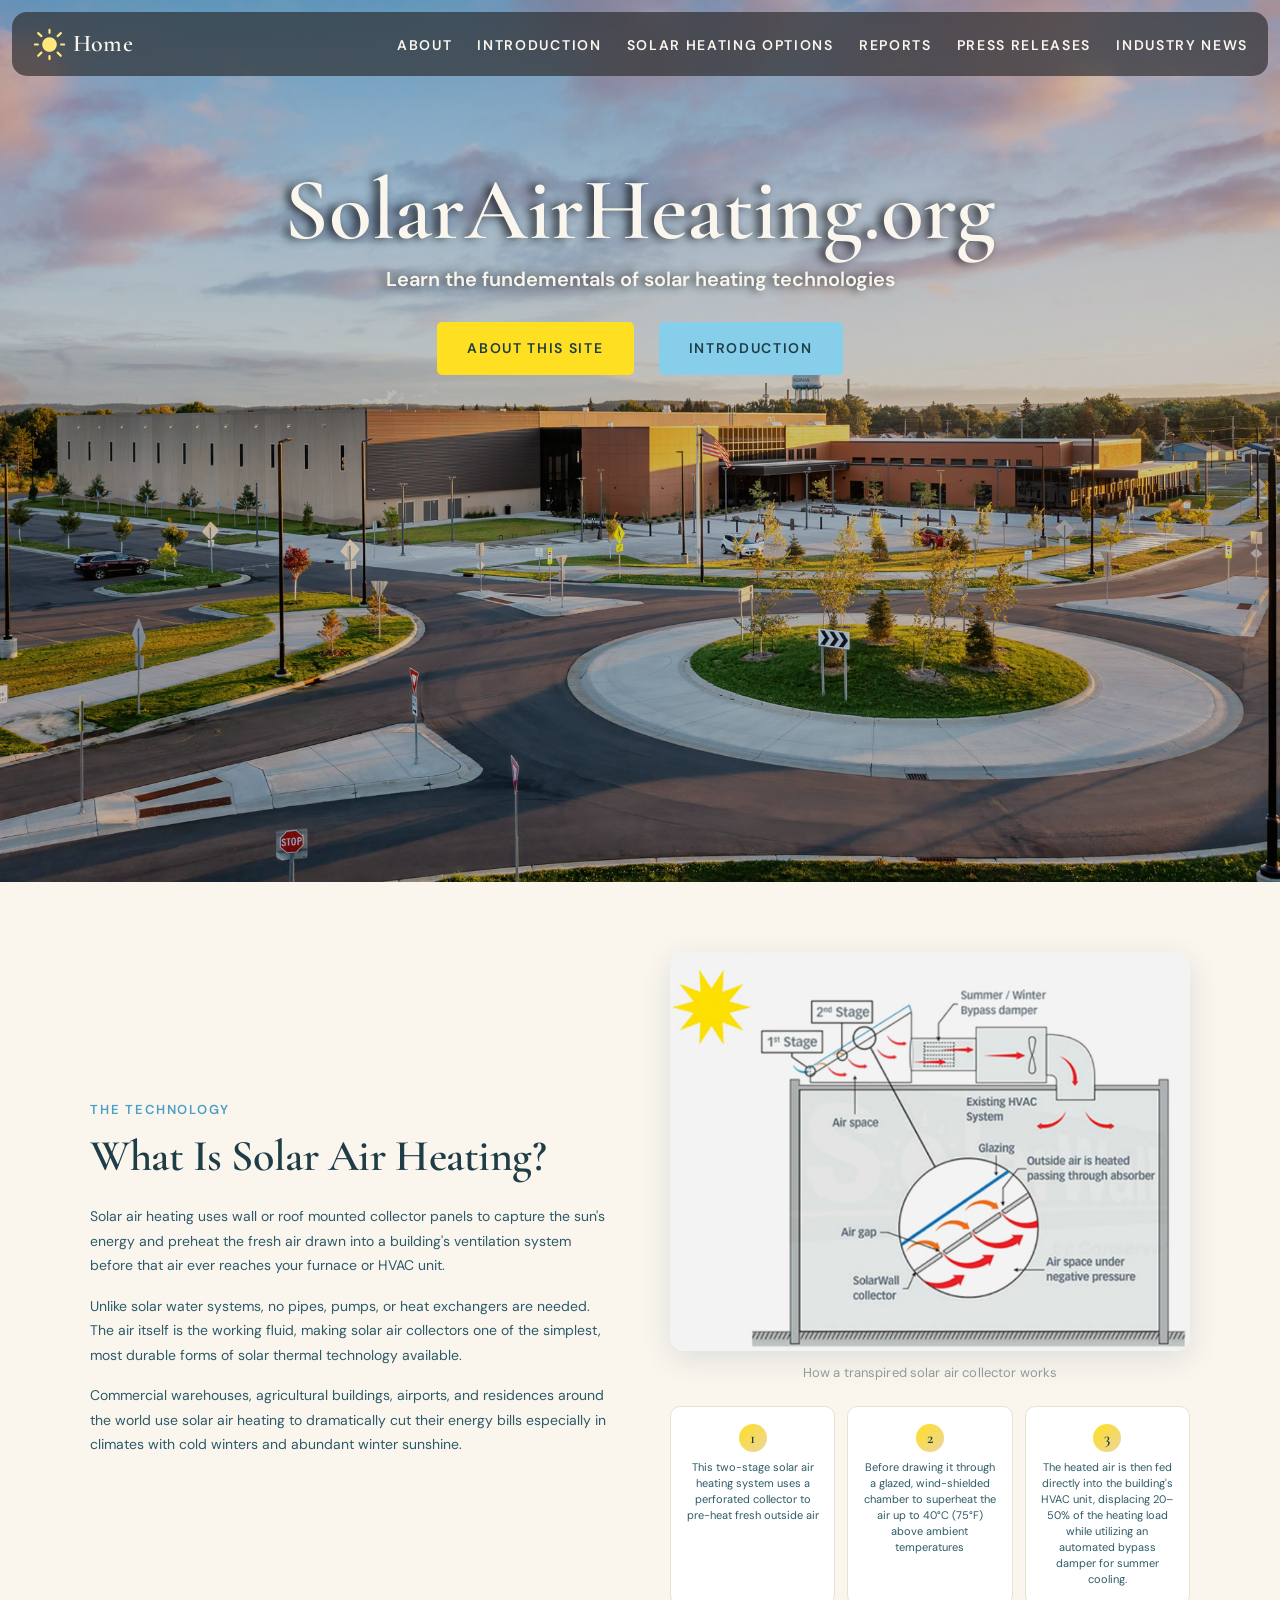
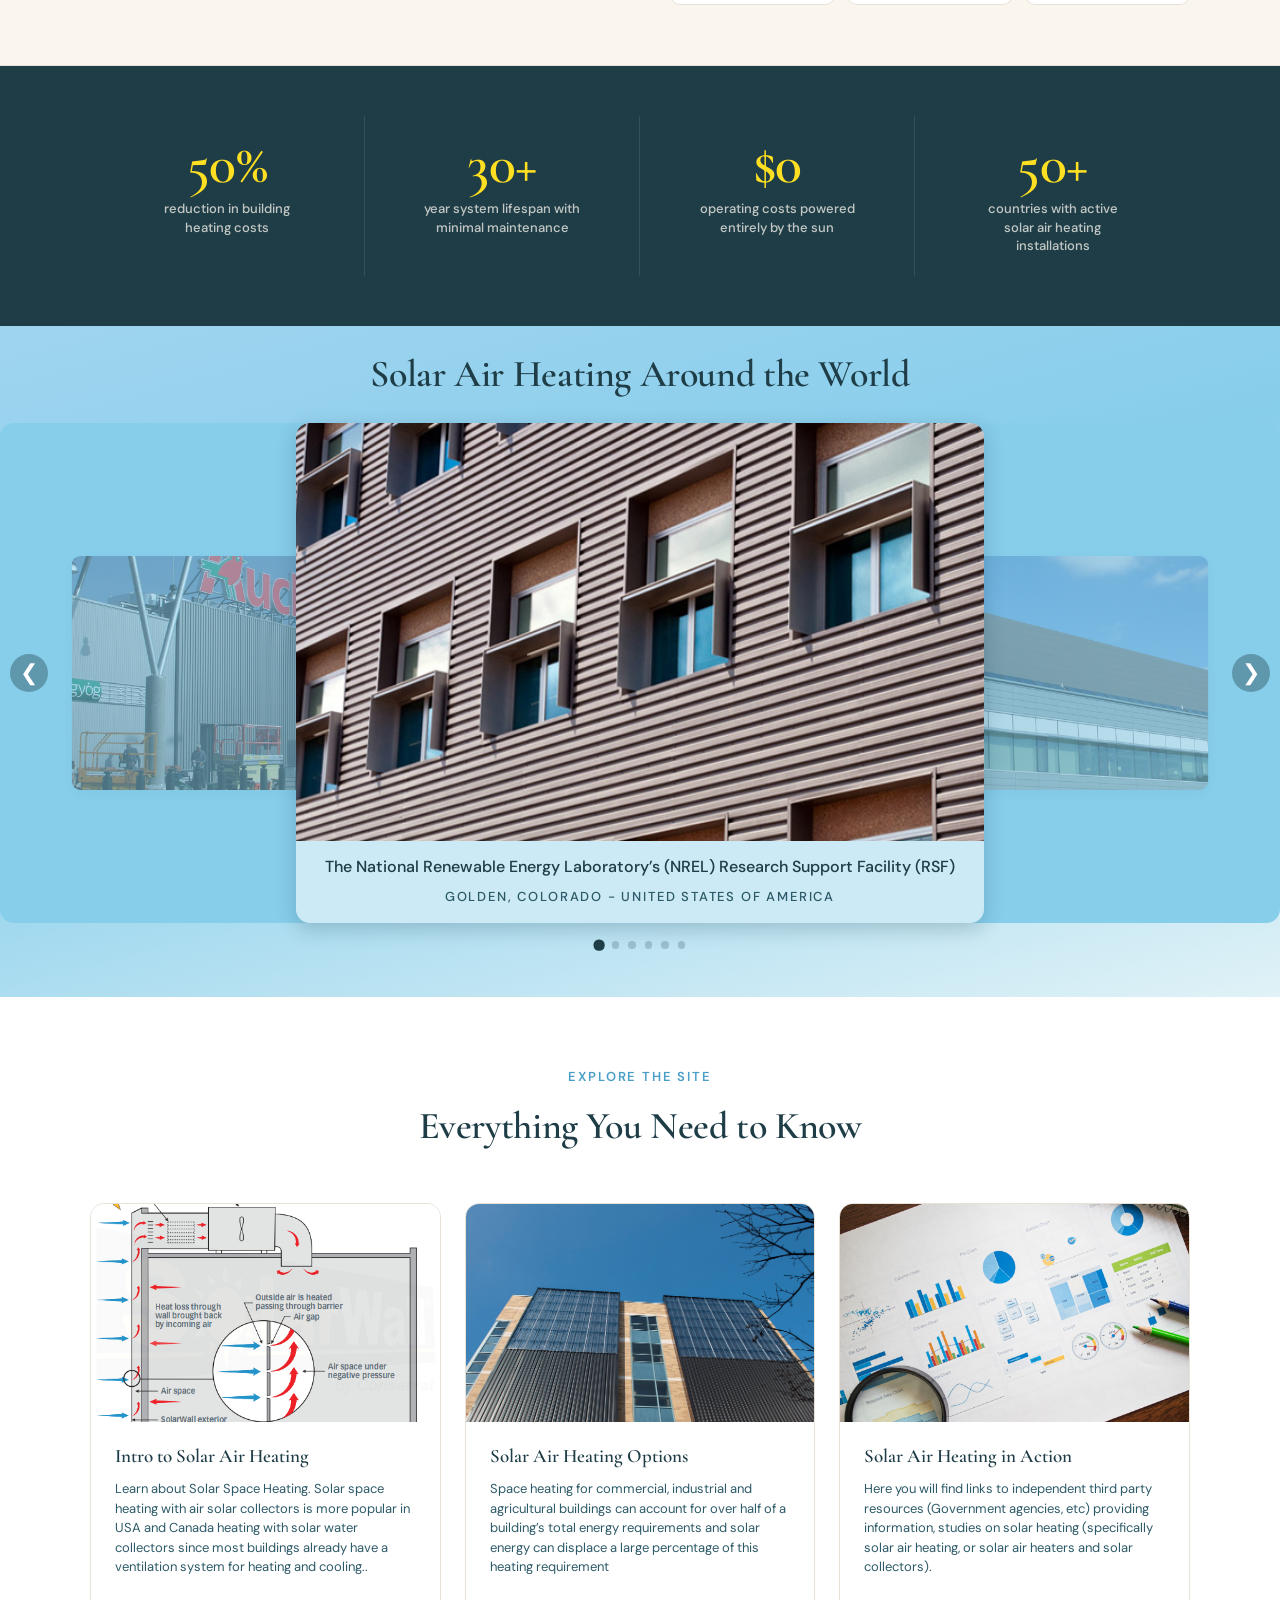
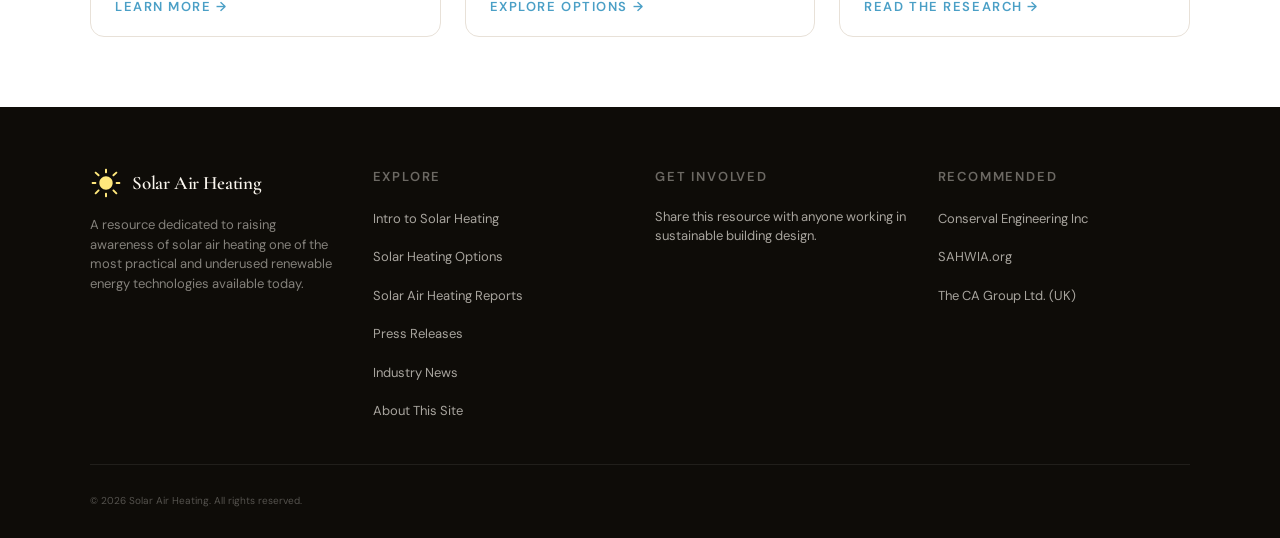
<file: index.html>
<!doctype html>
<html lang="en">
  <head>
    <meta charset="UTF-8" />
    <meta name="viewport" content="width=device-width, initial-scale=1.0" />
    <title>SolarAirHeating.org</title>
    <link rel="icon" type="image/svg" href="assets/icons/sun-svgrepo-com.svg" />
    <link rel="stylesheet" href="css/normalize.css" />
    <link rel="stylesheet" href="css/styles.css" />
    <link rel="stylesheet" href="css/home.css" />
    <link
      href="https://fonts.googleapis.com/css2?family=Cormorant+Garamond:wght@400;600&family=DM+Sans:wght@400;500;600;700&display=swap"
      rel="stylesheet"
    />
    <script src="javascript/script.js"></script>
  </head>
  <body>
    <!-- NAV -->
    <nav>
      <a href="index.html" class="nav-logo">
        <img src="assets/icons/sun-svgrepo-com.svg" alt="sun logo" />
        <span class="nav-logo-text">Home</span>
      </a>

      <button
        class="nav-toggle"
        aria-label="Toggle navigation"
        aria-expanded="false"
      >
        <span></span>
        <span></span>
        <span></span>
      </button>

      <ul class="nav-links">
        <li><a href="About.html">About</a></li>
        <li><a href="Introduction.html">Introduction</a></li>
        <li><a href="SolarHeatingOptions.html">Solar Heating Options</a></li>
        <li>
          <a href="SolarAirHeatingReports.html">Reports</a>
        </li>
        <li><a href="PressReleases.html">Press Releases</a></li>
        <li><a href="IndustryNews.html">Industry News</a></li>
      </ul>
    </nav>

    <!-- Hero -->
    <div class="hero">
      <div class="hero-image">
        <img
          src="assets/images/heroimage2.jpg"
          alt="Solar Air heating building"
        />
      </div>
      <div class="hero-words">
        <h1 class="hero-title">SolarAirHeating.org</h1>
        <p class="hero-paragraph">
          Learn the fundementals of solar heating technologies
        </p>

        <div class="hero-buttons">
          <a href="About.html" class="etp">About this site</a>
          <a href="Introduction.html" class="rtr">Introduction</a>
        </div>
      </div>
    </div>

    <!-- What Is Solar Air Heating? -->
    <section class="wis">
      <div class="wis-inner">
        <!-- LEFT: text -->
        <div class="wis-text">
          <p class="wis-eyebrow">The Technology</p>
          <h2 class="wis-heading">What Is Solar Air Heating?</h2>
          <div class="wis-body">
            <p>
              Solar air heating uses wall or roof mounted collector panels to
              capture the sun's energy and preheat the fresh air drawn into a
              building's ventilation system before that air ever reaches your
              furnace or HVAC unit.
            </p>
            <p>
              Unlike solar water systems, no pipes, pumps, or heat exchangers
              are needed. The air itself is the working fluid, making solar air
              collectors one of the simplest, most durable forms of solar
              thermal technology available.
            </p>
            <p>
              Commercial warehouses, agricultural buildings, airports, and
              residences around the world use solar air heating to dramatically
              cut their energy bills especially in climates with cold winters
              and abundant winter sunshine.
            </p>
          </div>
        </div>

        <!-- RIGHT: your image + steps -->
        <div>
          <div class="wis-image-wrap">
            <!-- REPLACE src with your image path -->
            <img
              src="assets/images/solarduct-unit-figure.jpg"
              alt="Diagram showing how solar air heating works"
            />
          </div>
          <p class="wis-image-caption">
            How a transpired solar air collector works
          </p>

          <div class="wis-steps">
            <div class="wis-step">
              <div class="wis-step-num">1</div>
              <p>
                This two-stage solar air heating system uses a perforated
                collector to pre-heat fresh outside air
              </p>
            </div>
            <div class="wis-step">
              <div class="wis-step-num">2</div>
              <p>
                Before drawing it through a glazed, wind-shielded chamber to
                superheat the air up to 40°C (75°F) above ambient temperatures
              </p>
            </div>
            <div class="wis-step">
              <div class="wis-step-num">3</div>
              <p>
                The heated air is then fed directly into the building's HVAC
                unit, displacing 20–50% of the heating load while utilizing an
                automated bypass damper for summer cooling.
              </p>
            </div>
          </div>
        </div>
      </div>
    </section>

    <!-- Stats -->
    <section class="stats">
      <div class="stats-inner">
        <div class="stats-item">
          <p class="stats-number">50%</p>
          <p class="stats-label">reduction in building heating costs</p>
        </div>

        <div class="stats-item">
          <p class="stats-number">30+</p>
          <p class="stats-label">
            year system lifespan with minimal maintenance
          </p>
        </div>

        <div class="stats-item">
          <p class="stats-number">$0</p>
          <p class="stats-label">operating costs powered entirely by the sun</p>
        </div>

        <div class="stats-item">
          <p class="stats-number">50+</p>
          <p class="stats-label">
            countries with active solar air heating installations
          </p>
        </div>
      </div>
    </section>

    <!-- Slides -->
    <div class="solar-slideshow" id="solarSlideshow" tabindex="-1">
      <h2 class="ss-title">Solar Air Heating Around the World</h2>
      <div class="ss-stage">
        <div class="ss-triptych">
          <div class="ss-flank ss-flank--left" aria-hidden="true">
            <img
              class="ss-flank-img"
              src="assets/images/slides/slider6-auchan.jpg"
              alt=""
            />
          </div>
          <div class="ss-main-column">
            <div class="ss-track">
              <div class="ss-slide is-active">
                <img
                  src="assets/images/slides/slider2-nrel.jpg"
                  alt="NREL research support facility with solar air heating"
                  loading="eager"
                />
                <div role="group" aria-label="Slide caption">
                  <p>
                    The National Renewable Energy Laboratory’s (NREL) Research
                    Support Facility (RSF)
                  </p>

                  <p>
                    <span>Golden, Colorado - United States of America</span>
                  </p>
                </div>
              </div>
              <div class="ss-slide">
                <img
                  src="assets/images/slides/slider1-canmet.jpg"
                  alt="CANMET materials technology laboratory"
                  loading="lazy"
                />
                <div role="group" aria-label="Slide caption">
                  <p>
                    CANMET - Materials Technology Laboratory (LEED<sup>®</sup>
                    Platinum)
                  </p>
                  <p>
                    <span>Hamilton, Ontario - Canada</span>
                  </p>
                </div>
              </div>
              <div class="ss-slide">
                <img
                  src="assets/images/slides/slider3-france.jpg"
                  alt="Roof-mounted solar air heater in France"
                  loading="lazy"
                />
                <div role="group" aria-label="Slide caption">
                  <p>Roof mounted solar air heater in France</p>
                  <p>
                    <span>France</span>
                  </p>
                </div>
              </div>
              <div class="ss-slide">
                <img
                  src="assets/images/slides/slider5-gtaa.jpg"
                  alt="Greater Toronto Airports Authority solar air heating"
                  loading="lazy"
                />
                <div role="group" aria-label="Slide caption">
                  <p>Greater Toronto Airport Authority,</p>
                  <p>
                    <span>Ontario - Canada</span>
                  </p>
                </div>
              </div>
              <div class="ss-slide">
                <img
                  src="assets/images/slides/slider4-JapanResidentialGlazed.jpg"
                  alt="Glazed residential solar air heating in Japan"
                  loading="lazy"
                />
                <div role="group" aria-label="Slide caption">
                  <p>Glazed residential solar air heating system</p>
                  <p>
                    <span>Japan</span>
                  </p>
                </div>
              </div>
              <div class="ss-slide">
                <img
                  src="assets/images/slides/slider6-auchan.jpg"
                  alt="Auchan retail center solar air heating in Hungary"
                  loading="lazy"
                />
                <div role="group" aria-label="Slide caption">
                  <p>Supermarket</p>
                  <p>
                    <span>MISKOLC, HUNGARY</span>
                  </p>
                </div>
              </div>
            </div>
          </div>
          <div class="ss-flank ss-flank--right" aria-hidden="true">
            <img
              class="ss-flank-img"
              src="assets/images/slides/slider1-canmet.jpg"
              alt=""
            />
          </div>
        </div>

        <button
          class="ss-arrow ss-prev"
          type="button"
          aria-label="Previous slide"
        >
          &#10094;
        </button>

        <button class="ss-arrow ss-next" type="button" aria-label="Next slide">
          &#10095;
        </button>
      </div>
    </div>
    <!-- end .solar-slideshow -->

    <!--showcase-->

    <section class="showcase">
      <div class="showcase-inner">
        <p class="showcase-eyebrow">Explore the Site</p>
        <h2 class="showcase-section-title">Everything You Need to Know</h2>

        <div class="showcase-grid">
          <a href="Introduction.html" class="showcase-card">
            <!-- REPLACE src with your own image -->
            <img
              class="showcase-card-img"
              src="assets/images/SolarWallRooftopHVAC.gif"
              alt="Solar air heating collector panels on a building wall"
            />
            <div class="showcase-card-body">
              <h3 class="showcase-card-title">Intro to Solar Air Heating</h3>
              <p class="showcase-card-text">
                Learn about Solar Space Heating. Solar space heating with air
                solar collectors is more popular in USA and Canada heating with
                solar water collectors since most buildings already have a
                ventilation system for heating and cooling..
              </p>
              <span class="showcase-card-link">Learn More &rarr;</span>
            </div>
          </a>

          <a href="SolarHeatingOptions.html" class="showcase-card">
            <!-- REPLACE src with your own image -->
            <img
              class="showcase-card-img"
              src="assets/images/homeboximage2.jpg"
              alt="Different types of solar air heating systems"
            />
            <div class="showcase-card-body">
              <h3 class="showcase-card-title">Solar Air Heating Options</h3>
              <p class="showcase-card-text">
                Space heating for commercial, industrial and agricultural
                buildings can account for over half of a building’s total energy
                requirements and solar energy can displace a large percentage of
                this heating requirement
              </p>
              <span class="showcase-card-link">Explore Options &rarr;</span>
            </div>
          </a>

          <a href="SolarAirHeatingReports.html" class="showcase-card">
            <!-- REPLACE src with your own image -->
            <img
              class="showcase-card-img"
              src="assets/images/homeboximage3.jpg"
              alt="Research reports and government studies on solar air heating"
            />
            <div class="showcase-card-body">
              <h3 class="showcase-card-title">Solar Air Heating in Action</h3>
              <p class="showcase-card-text">
                Here you will find links to independent third party resources
                (Government agencies, etc) providing information, studies on
                solar heating (specifically solar air heating, or solar air
                heaters and solar collectors).
              </p>
              <span class="showcase-card-link">Read the Research &rarr;</span>
            </div>
          </a>
        </div>
      </div>
    </section>

    <!-- footer -->

    <footer class="site-footer">
      <div class="footer-inner">
        <div class="footer-top">
          <!-- Brand -->
          <div>
            <a href="index.html" class="footer-brand-logo">
              <img
                src="assets/icons/sun-svgrepo-com.svg"
                alt="Solar Air Heating logo"
              />
              <span class="footer-brand-name">Solar Air Heating</span>
            </a>
            <p class="footer-tagline">
              A resource dedicated to raising awareness of solar air heating one
              of the most practical and underused renewable energy technologies
              available today.
            </p>
          </div>

          <!-- Site links -->
          <div>
            <p class="footer-col-heading">Explore</p>
            <ul class="footer-nav">
              <li><a href="Introduction.html">Intro to Solar Heating</a></li>
              <li>
                <a href="SolarHeatingOptions.html">Solar Heating Options</a>
              </li>
              <li>
                <a href="SolarAirHeatingReports.html"
                  >Solar Air Heating Reports</a
                >
              </li>
              <li><a href="PressReleases.html">Press Releases</a></li>
              <li><a href="IndustryNews.html">Industry News</a></li>
              <li><a href="About.html">About This Site</a></li>
            </ul>
          </div>

          <!-- Contact / Contribute -->
          <div>
            <p class="footer-col-heading">Get Involved</p>
            <p class="footer-contact" style="margin-top: 2rem">
              Share this resource with anyone working in sustainable building
              design.
            </p>
          </div>

          <!-- Recommended -->
          <div>
            <p class="footer-col-heading">Recommended</p>
            <ul class="footer-nav">
              <li>
                <a href="https://www.solarwall.com/"
                  >Conserval Engineering Inc</a
                >
              </li>
              <li><a href="https://sahwia.org/">SAHWIA.org</a></li>
              <li>
                <a
                  href="https://www.cagroup.co.uk/building-products/renewables-sustainable-solutions/transpired-solar-wall-collector-heating-system"
                  >The CA Group Ltd. (UK)</a
                >
              </li>
            </ul>
          </div>
        </div>
        <!-- /.footer-top -->

        <div class="footer-bottom">
          <p class="footer-copy">
            <!-- REPLACE year and name as needed -->
            &copy; 2026 Solar Air Heating. All rights reserved.
          </p>
        </div>
      </div>
      <!-- /.footer-inner -->
    </footer>
  </body>
</html>
</file>
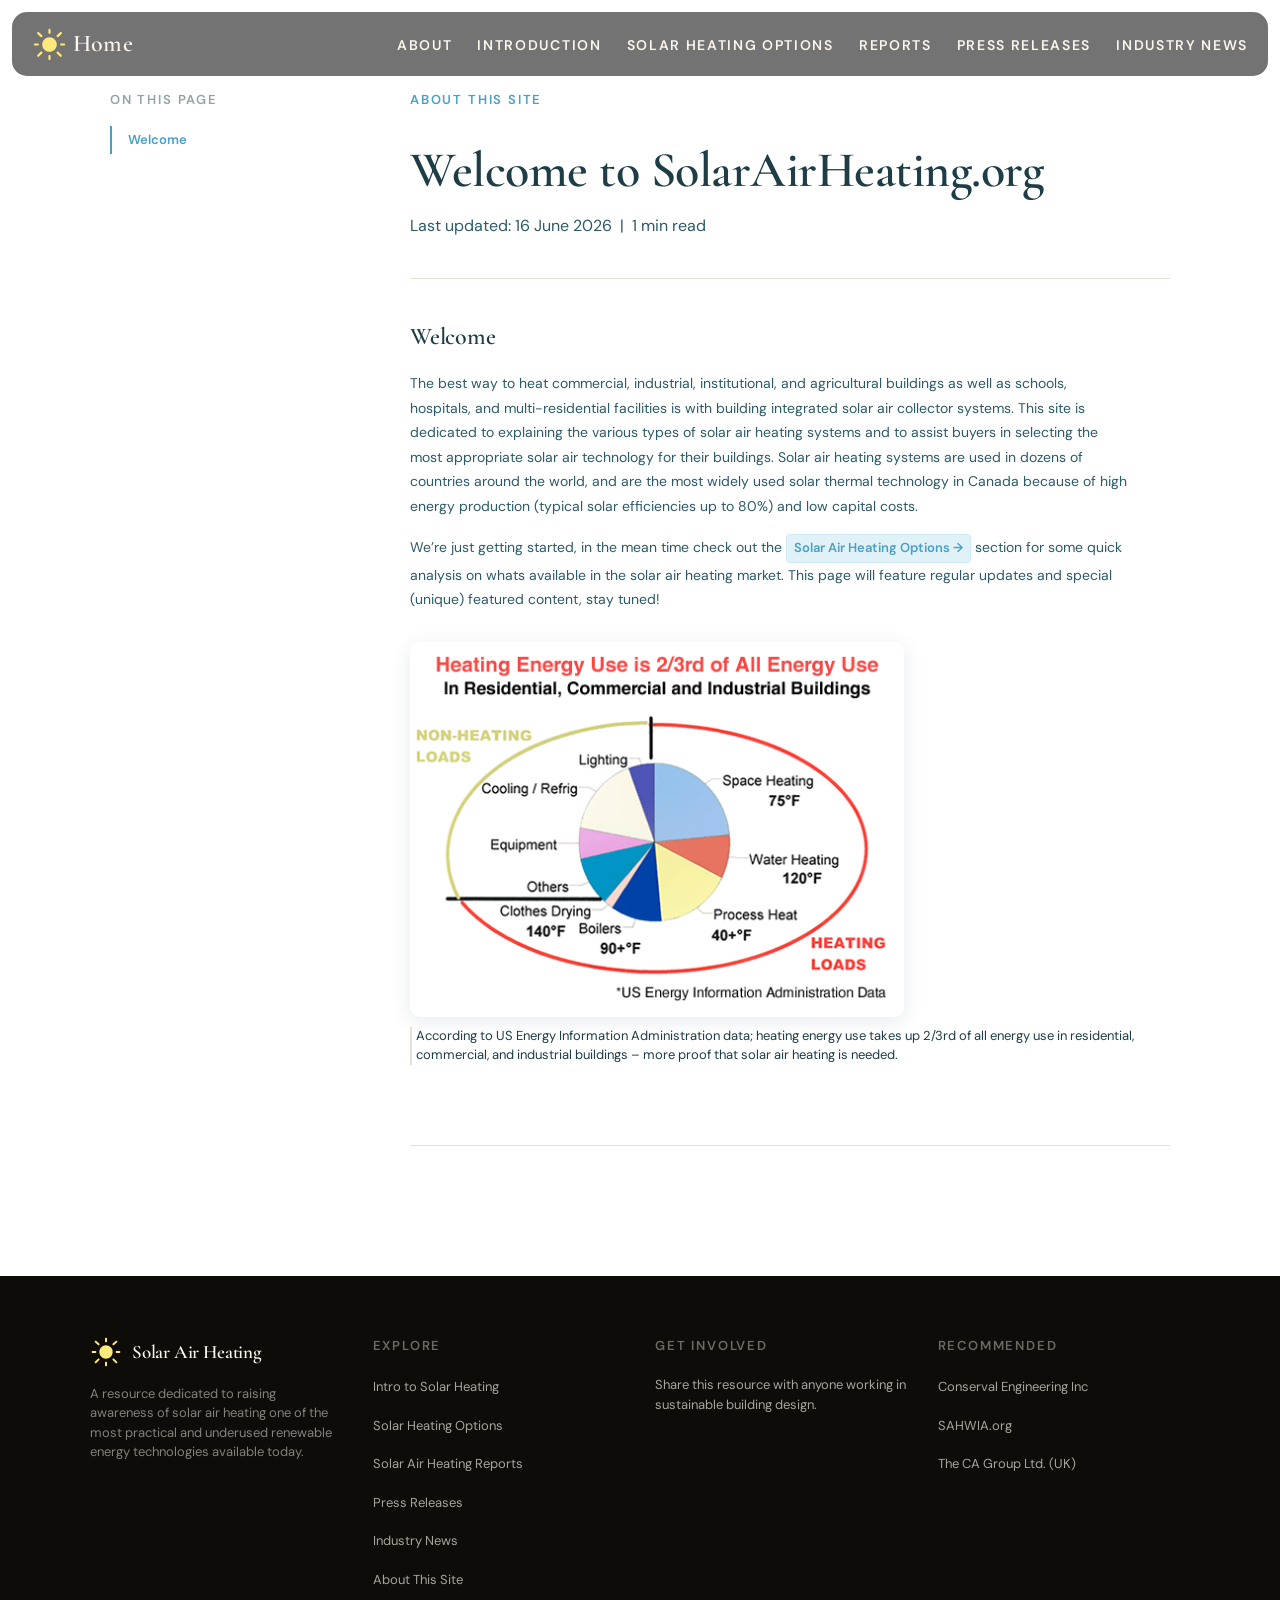
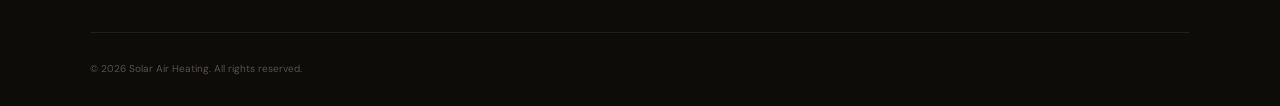
<file: About.html>
<!doctype html>
<html lang="en">
  <head>
    <meta charset="UTF-8" />
    <meta name="viewport" content="width=device-width, initial-scale=1.0" />
    <title>SolarAirHeating.org - About</title>

    <link rel="icon" type="image/svg" href="assets/icons/sun-svgrepo-com.svg" />
    <link rel="stylesheet" href="css/normalize.css" />
    <link rel="stylesheet" href="css/styles.css" />
    <link rel="stylesheet" href="css/content-page.css" />
    <link
      href="https://fonts.googleapis.com/css2?family=Cormorant+Garamond:wght@400;600&family=DM+Sans:wght@400;500;600;700&display=swap"
      rel="stylesheet"
    />
    <script src="javascript/script.js"></script>
    <script src="javascript/content-page.js" defer></script>
  </head>
  <body>
    <!-- NAV -->
    <nav>
      <a href="index.html" class="nav-logo">
        <img src="assets/icons/sun-svgrepo-com.svg" alt="sun logo" />
        <span class="nav-logo-text">Home</span>
      </a>

      <button
        class="nav-toggle"
        aria-label="Toggle navigation"
        aria-expanded="false"
      >
        <span></span>
        <span></span>
        <span></span>
      </button>

      <ul class="nav-links">
        <li><a href="About.html">About</a></li>
        <li><a href="Introduction.html">Introduction</a></li>
        <li><a href="SolarHeatingOptions.html">Solar Heating Options</a></li>
        <li>
          <a href="SolarAirHeatingReports.html">Reports</a>
        </li>
        <li><a href="PressReleases.html">Press Releases</a></li>
        <li><a href="IndustryNews.html">Industry News</a></li>
      </ul>
    </nav>

    <main>
      <div class="cp-wrap">
        <!-- ── LEFT: Table of Contents ── -->
        <aside class="cp-toc" aria-label="Page contents">
          <p class="cp-toc-label">On this page</p>
          <ul class="cp-toc-list">
            <!-- Add one <li> per .cp-section id below -->
            <li><a href="#welcome">Welcome</a></li>
          </ul>
        </aside>

        <!-- ── RIGHT: Content ── -->
        <article class="cp-content">
          <p class="cp-eyebrow">About This Site</p>
          <h1 class="cp-title">Welcome to SolarAirHeating.org</h1>
          <p class="cp-subtitle">
            Last updated: 16 June 2026 &nbsp;|&nbsp; 1 min read
          </p>
          <!-- keep in for the underline-->

          <!-- SECTION 1 -->
          <section class="cp-section" id="welcome">
            <h2>Welcome</h2>
            <p>
              The best way to heat commercial, industrial, institutional, and
              agricultural buildings as well as schools, hospitals, and
              multi-residential facilities is with building integrated solar air
              collector systems. This site is dedicated to explaining the
              various types of solar air heating systems and to assist buyers in
              selecting the most appropriate solar air technology for their
              buildings. Solar air heating systems are used in dozens of
              countries around the world, and are the most widely used solar
              thermal technology in Canada because of high energy production
              (typical solar efficiencies up to 80%) and low capital costs.
            </p>
            <p>
              We’re just getting started, in the mean time check out the
              <a href="SolarHeatingOptions.html" class="text-smaller"
                >Solar Air Heating Options →</a
              >
              section for some quick analysis on whats available in the solar
              air heating market. This page will feature regular updates and
              special (unique) featured content, stay tuned!
            </p>

            <!-- Example: full-width image with caption -->
            <figure class="cp-figure">
              <img
                src="assets/images/HeatingEnergyUseChartv2.gif"
                alt="A Graph"
              />
              <figcaption>
                According to US Energy Information Administration data; heating
                energy use takes up 2/3rd of all energy use in residential,
                commercial, and industrial buildings – more proof that solar air
                heating is needed.
              </figcaption>
            </figure>
          </section>

          <hr class="cp-divider" />
        </article>
      </div>
    </main>

    <!-- footer -->

    <footer class="site-footer">
      <div class="footer-inner">
        <div class="footer-top">
          <!-- Brand -->
          <div>
            <a href="index.html" class="footer-brand-logo">
              <img
                src="assets/icons/sun-svgrepo-com.svg"
                alt="Solar Air Heating logo"
              />
              <span class="footer-brand-name">Solar Air Heating</span>
            </a>
            <p class="footer-tagline">
              A resource dedicated to raising awareness of solar air heating one
              of the most practical and underused renewable energy technologies
              available today.
            </p>
          </div>

          <!-- Site links -->
          <div>
            <p class="footer-col-heading">Explore</p>
            <ul class="footer-nav">
              <li><a href="Introduction.html">Intro to Solar Heating</a></li>
              <li>
                <a href="SolarHeatingOptions.html">Solar Heating Options</a>
              </li>
              <li>
                <a href="SolarAirHeatingReports.html"
                  >Solar Air Heating Reports</a
                >
              </li>
              <li><a href="PressReleases.html">Press Releases</a></li>
              <li><a href="IndustryNews.html">Industry News</a></li>
              <li><a href="About.html">About This Site</a></li>
            </ul>
          </div>

          <!-- Contact / Contribute -->
          <div>
            <p class="footer-col-heading">Get Involved</p>
            <p class="footer-contact" style="margin-top: 2rem">
              Share this resource with anyone working in sustainable building
              design.
            </p>
          </div>

          <!-- Recommended -->
          <div>
            <p class="footer-col-heading">Recommended</p>
            <ul class="footer-nav">
              <li>
                <a href="https://www.solarwall.com/"
                  >Conserval Engineering Inc</a
                >
              </li>
              <li><a href="https://sahwia.org/">SAHWIA.org</a></li>
              <li>
                <a
                  href="https://www.cagroup.co.uk/building-products/renewables-sustainable-solutions/transpired-solar-wall-collector-heating-system"
                  >The CA Group Ltd. (UK)</a
                >
              </li>
            </ul>
          </div>
        </div>
        <!-- /.footer-top -->

        <div class="footer-bottom">
          <p class="footer-copy">
            <!-- REPLACE year and name as needed -->
            &copy; 2026 Solar Air Heating. All rights reserved.
          </p>
        </div>
      </div>
      <!-- /.footer-inner -->
    </footer>
  </body>
</html>
</file>
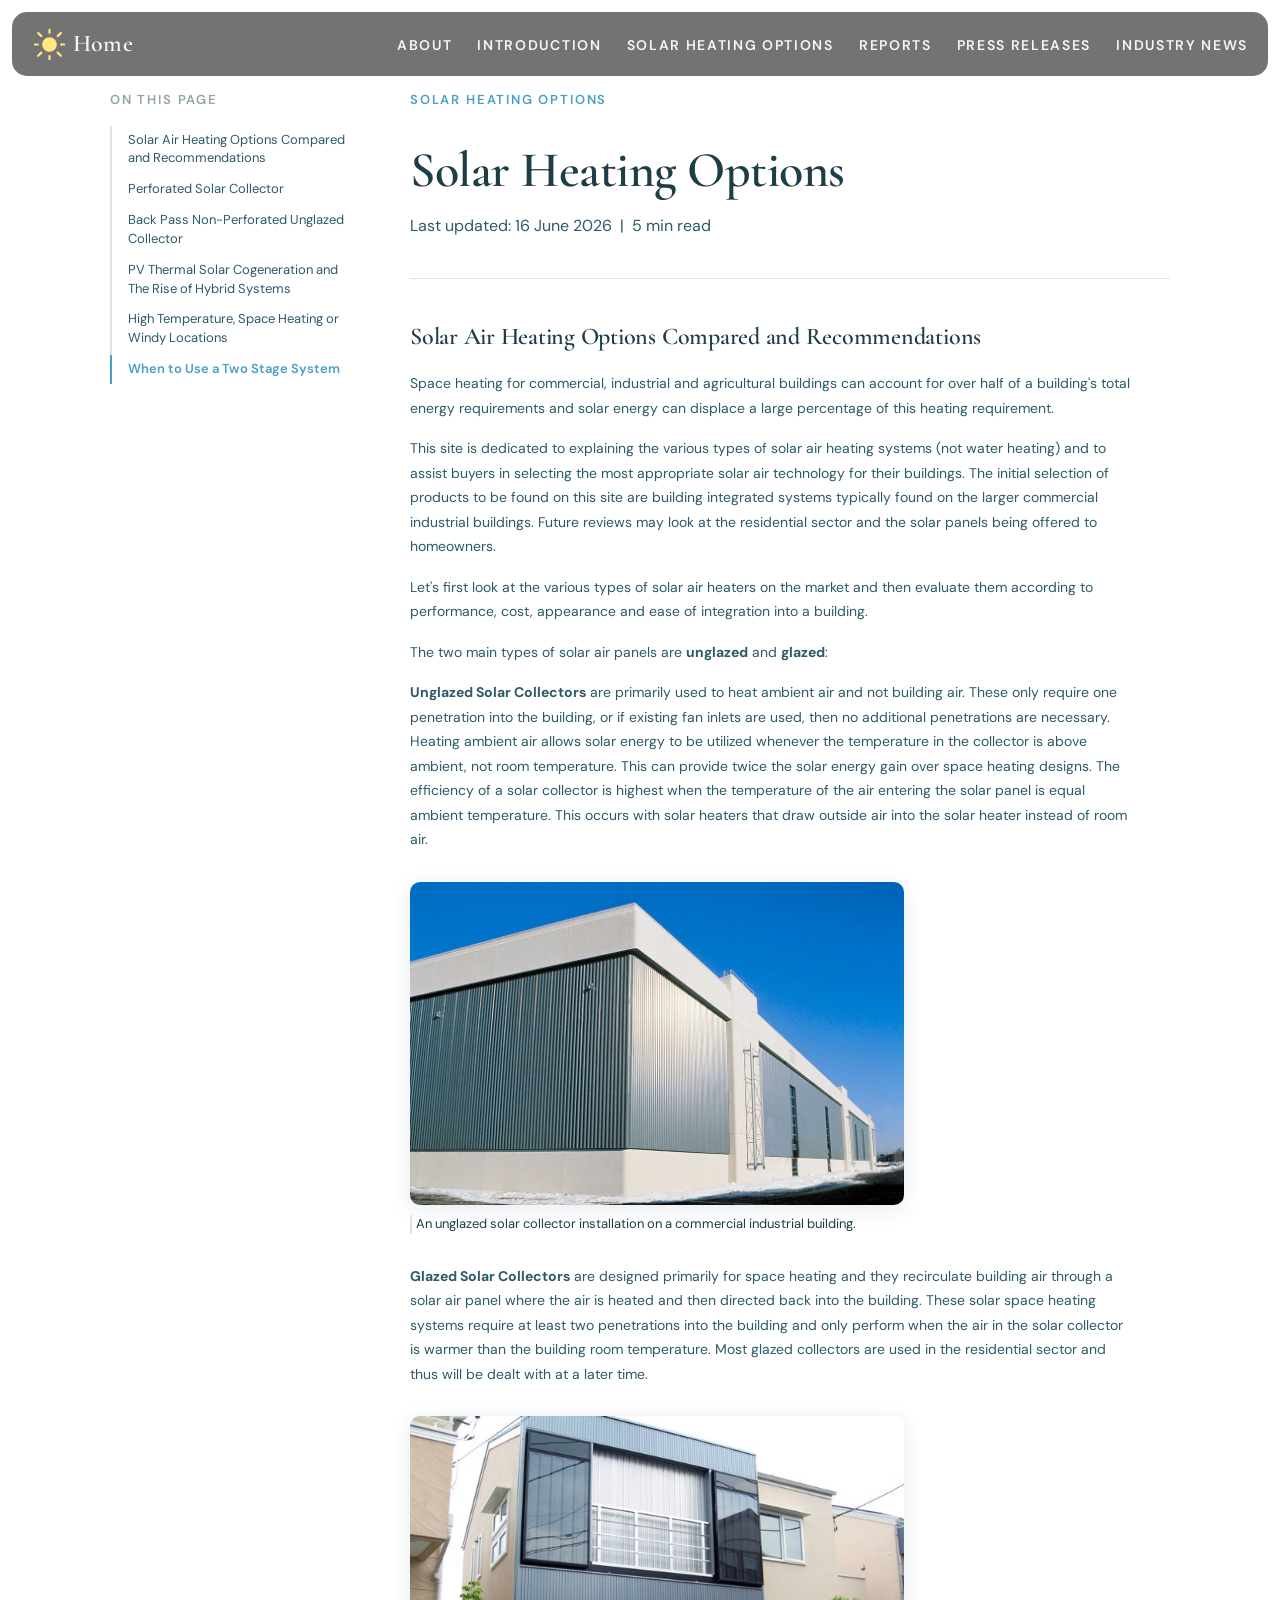
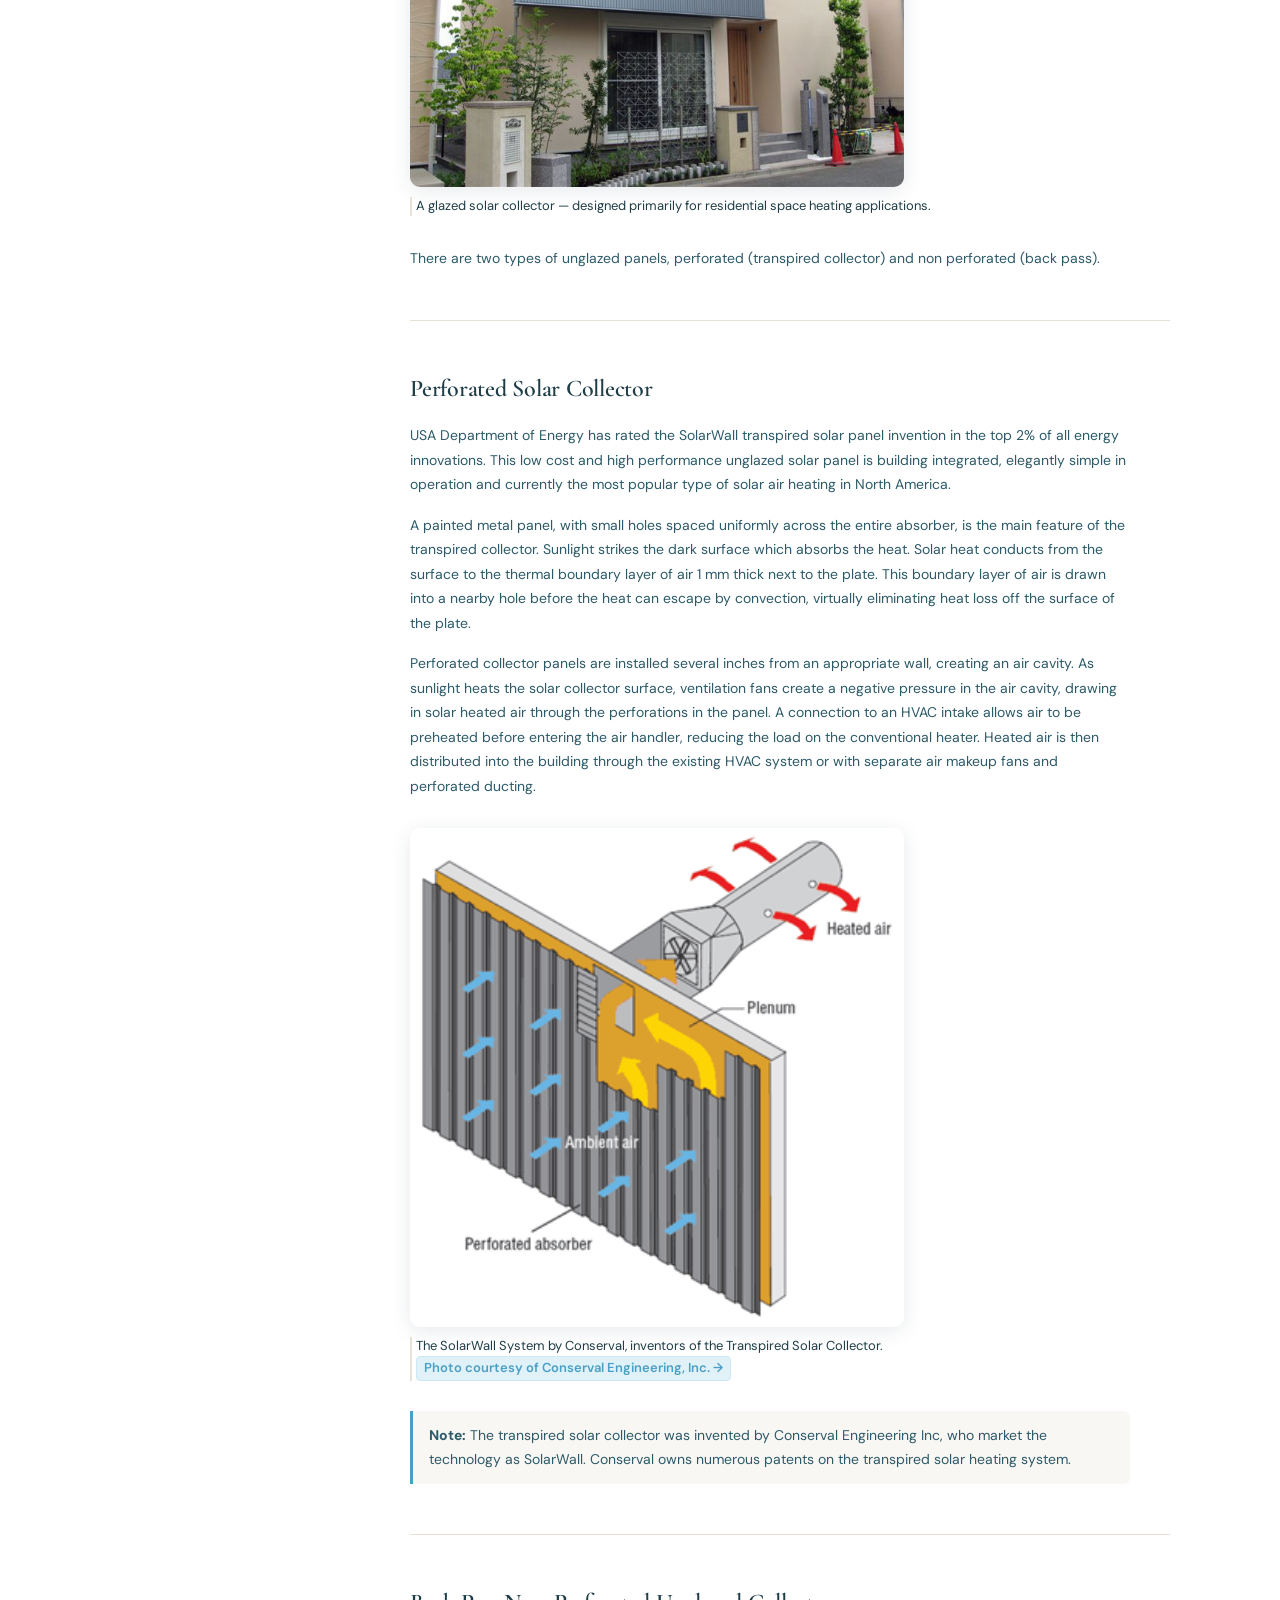
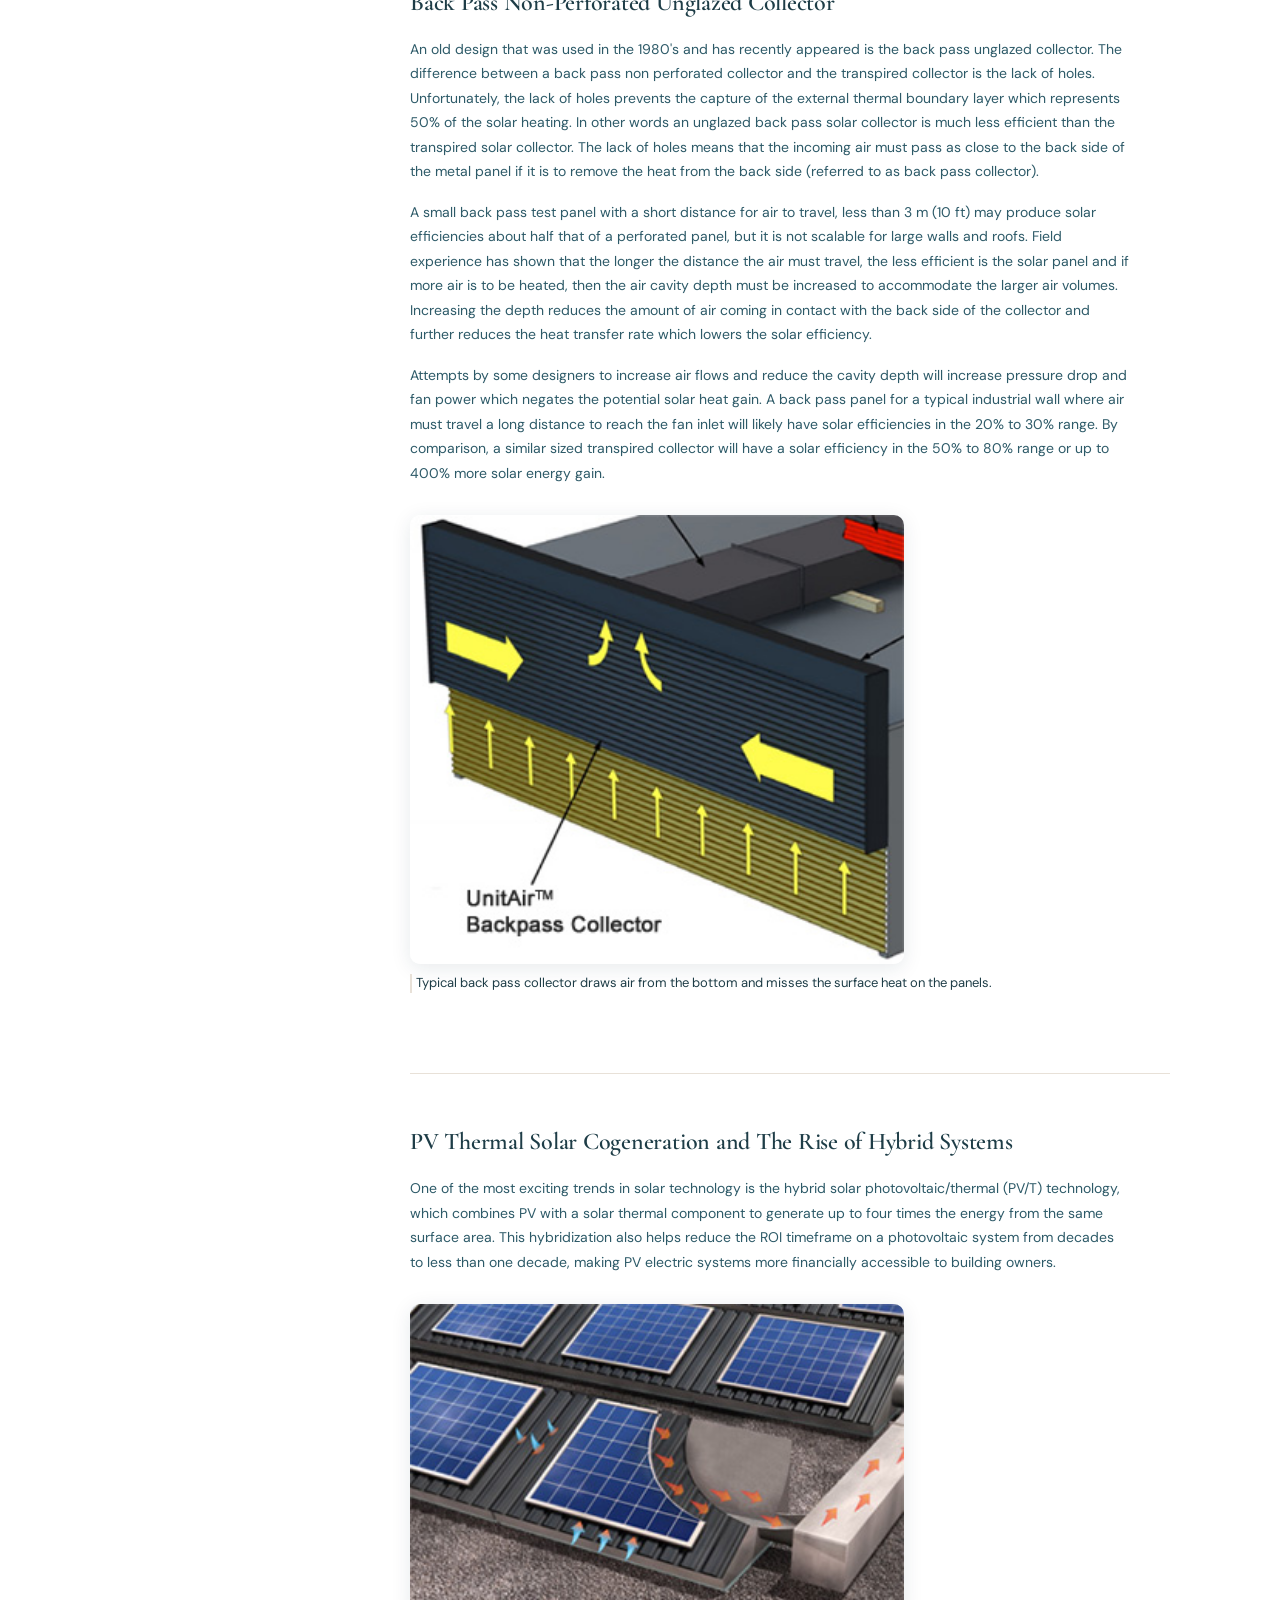
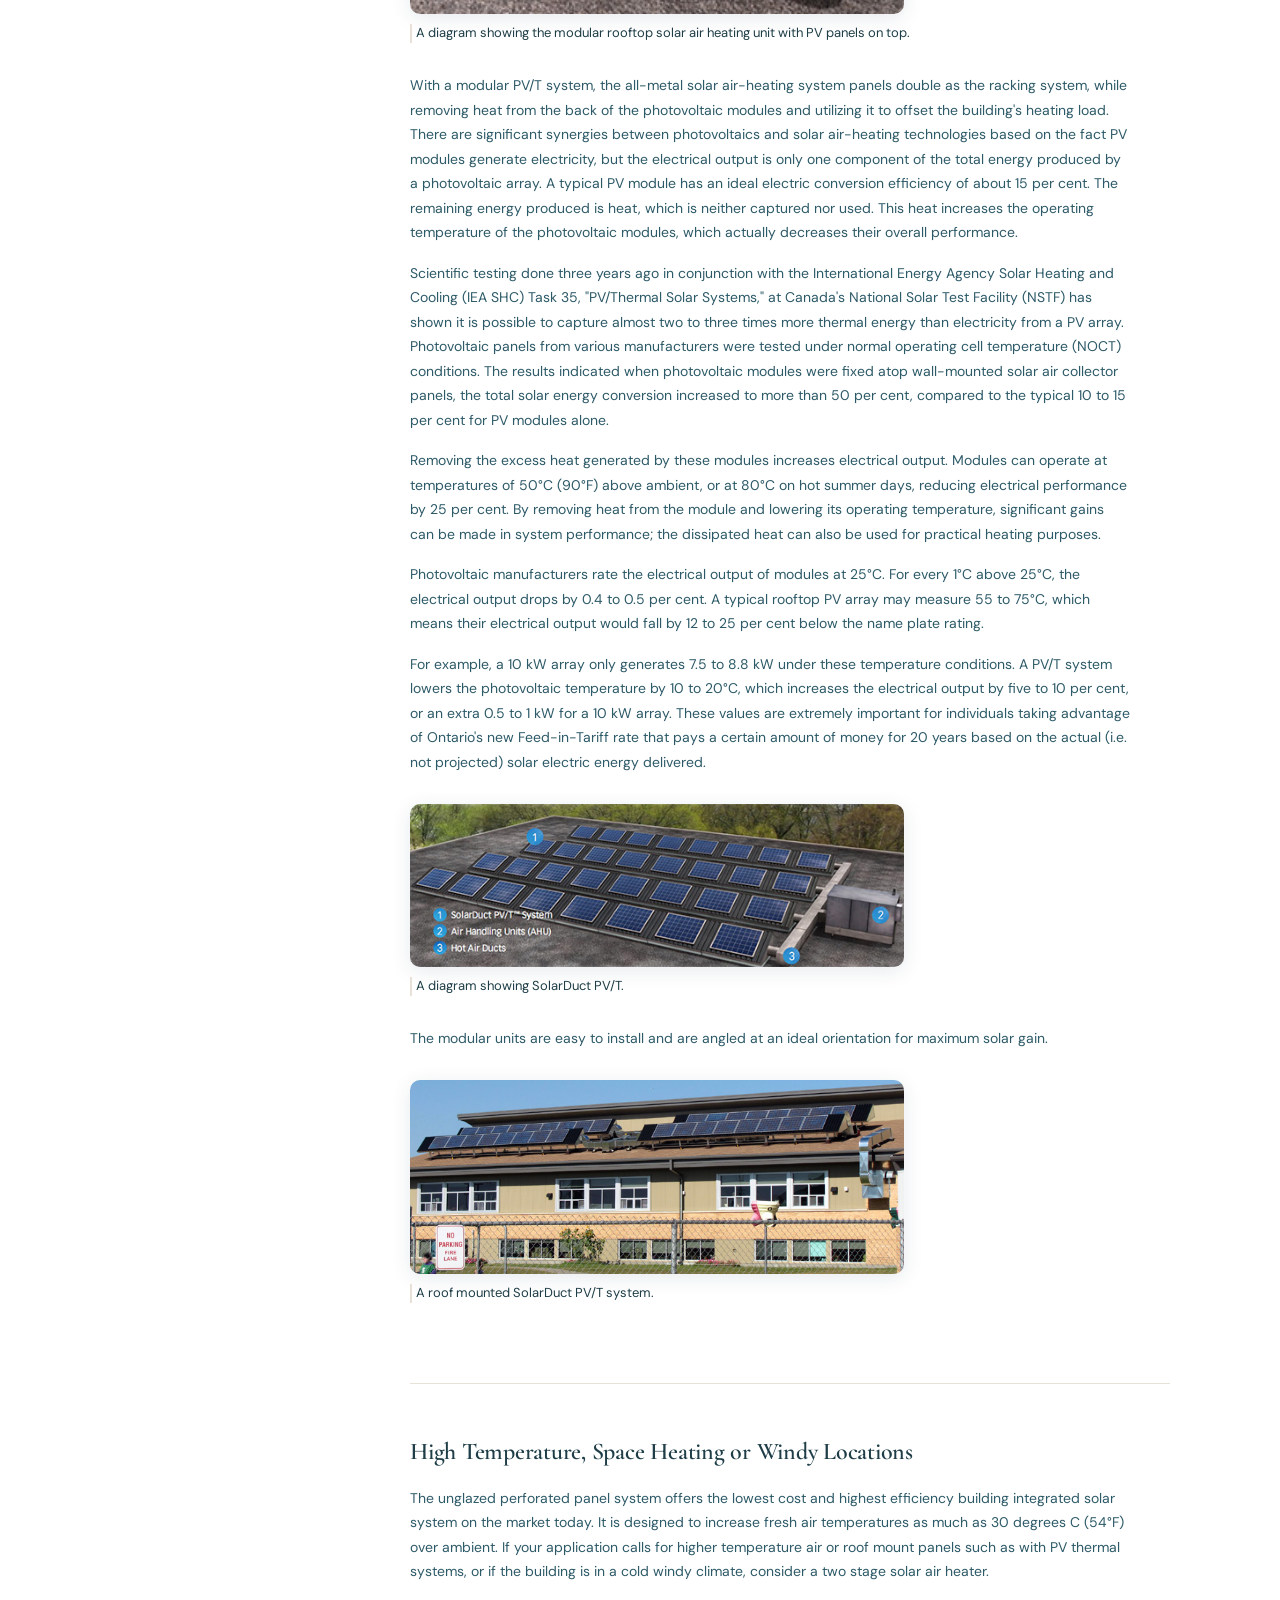
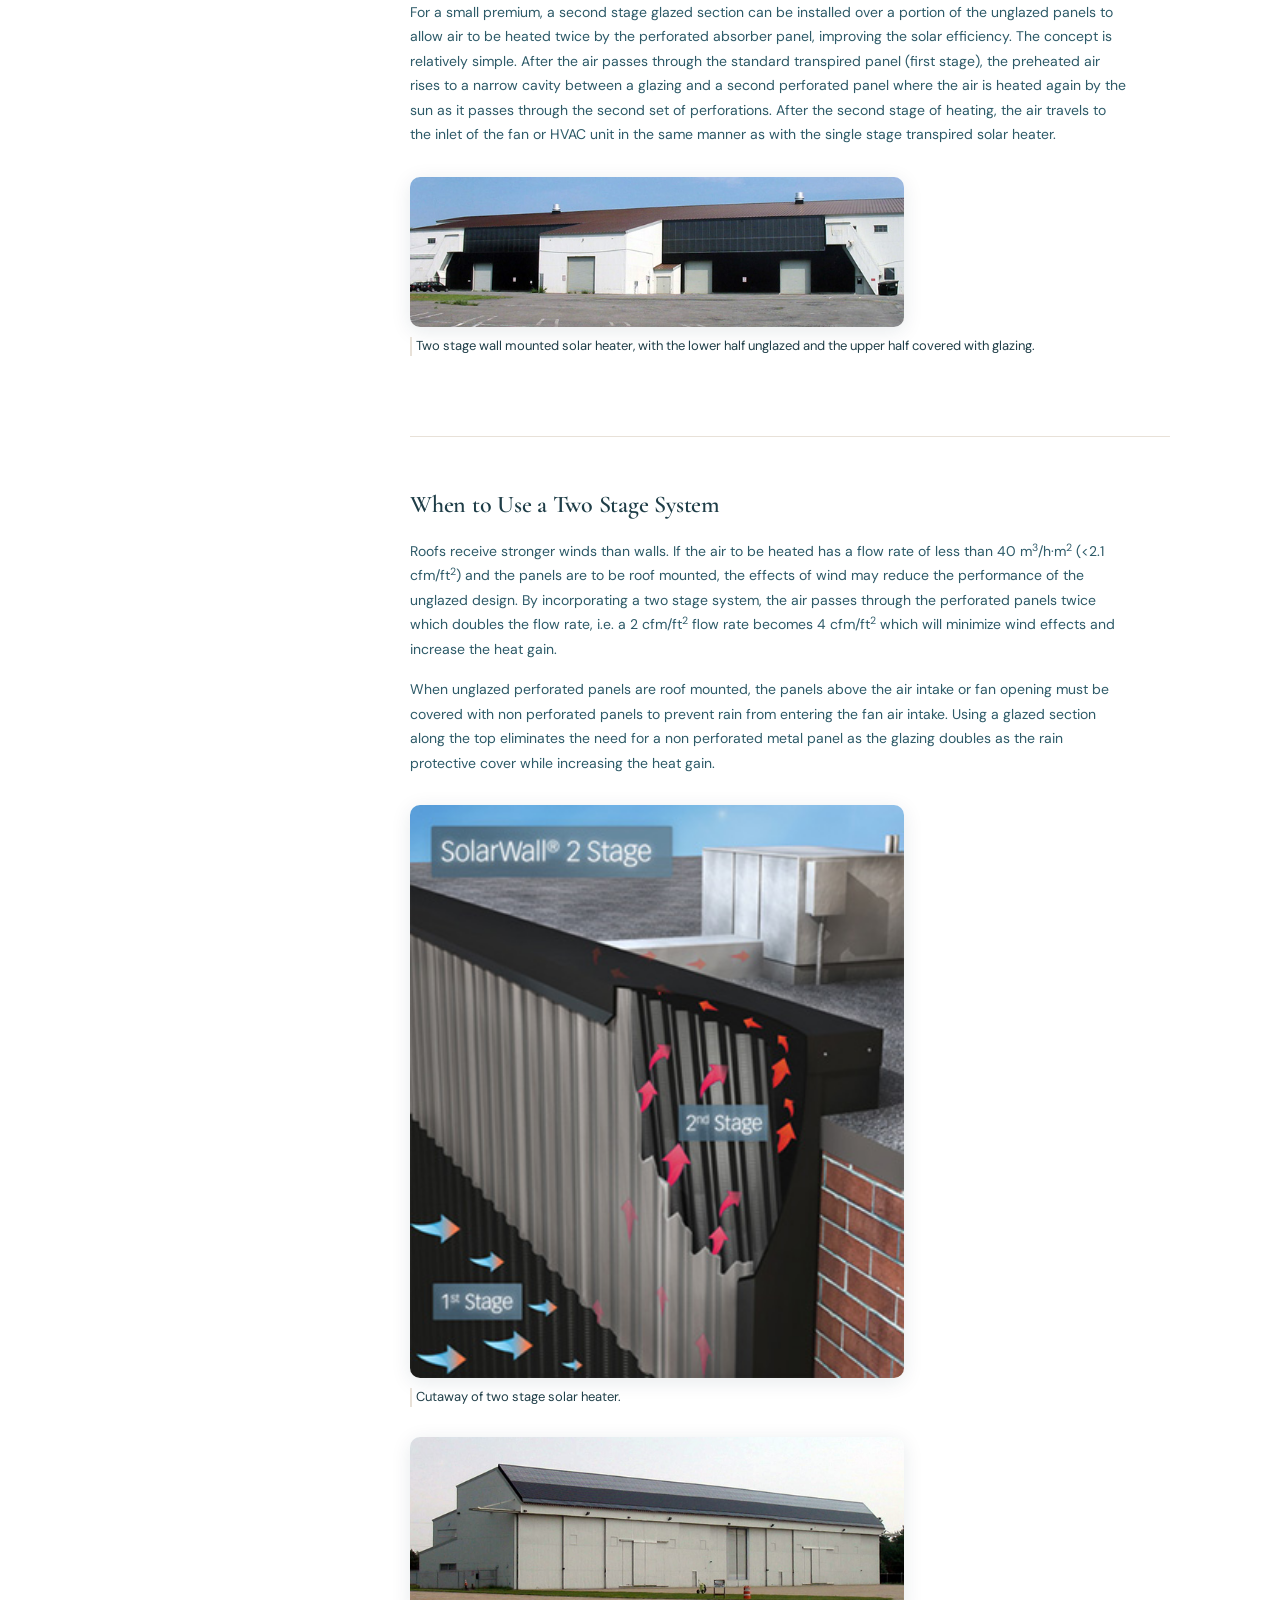
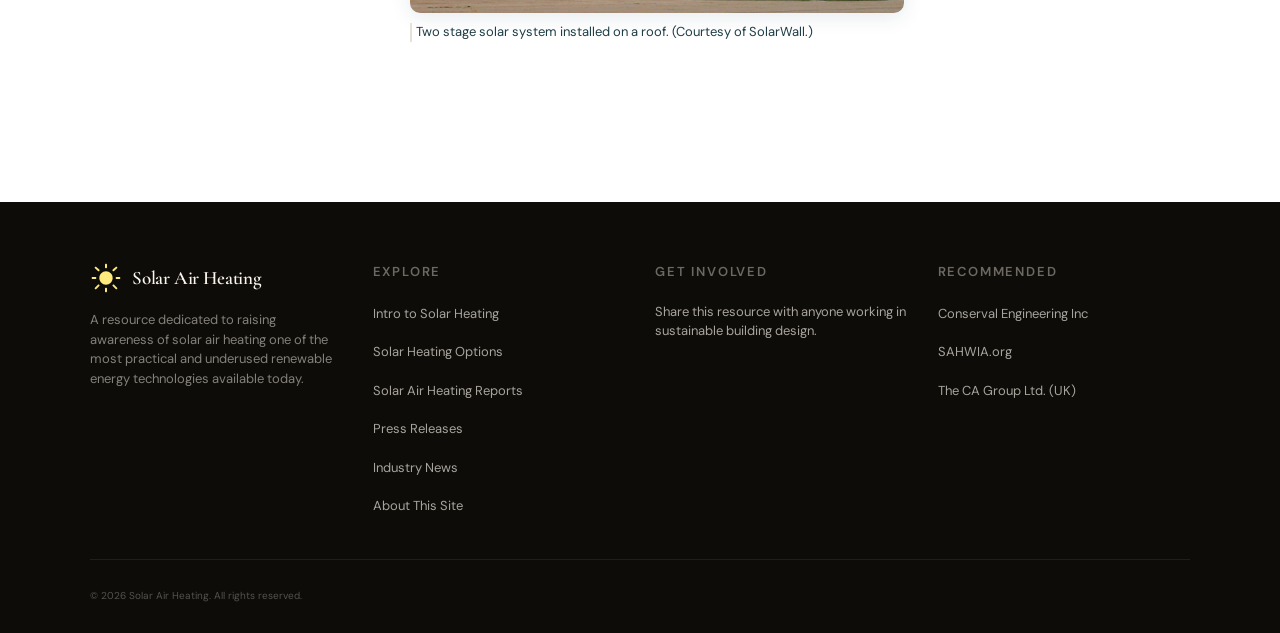
<file: SolarHeatingOptions.html>
<!doctype html>
<html lang="en">
  <head>
    <meta charset="UTF-8" />
    <meta name="viewport" content="width=device-width, initial-scale=1.0" />
    <title>SolarAirHeating.org - Solar Heating Options</title>

    <link rel="icon" type="image/svg" href="assets/icons/sun-svgrepo-com.svg" />
    <link rel="stylesheet" href="css/normalize.css" />
    <link rel="stylesheet" href="css/styles.css" />
    <link rel="stylesheet" href="css/content-page.css" />
    <link
      href="https://fonts.googleapis.com/css2?family=Cormorant+Garamond:wght@400;600&family=DM+Sans:wght@400;500;600;700&display=swap"
      rel="stylesheet"
    />
    <script src="javascript/script.js"></script>
    <script src="javascript/content-page.js" defer></script>
  </head>
  <body>
    <!-- NAV -->
    <nav>
      <a href="index.html" class="nav-logo">
        <img src="assets/icons/sun-svgrepo-com.svg" alt="sun logo" />
        <span class="nav-logo-text">Home</span>
      </a>

      <button
        class="nav-toggle"
        aria-label="Toggle navigation"
        aria-expanded="false"
      >
        <span></span>
        <span></span>
        <span></span>
      </button>

      <ul class="nav-links">
        <li><a href="About.html">About</a></li>
        <li><a href="Introduction.html">Introduction</a></li>
        <li><a href="SolarHeatingOptions.html">Solar Heating Options</a></li>
        <li>
          <a href="SolarAirHeatingReports.html">Reports</a>
        </li>
        <li><a href="PressReleases.html">Press Releases</a></li>
        <li><a href="IndustryNews.html">Industry News</a></li>
      </ul>
    </nav>

    <main>
      <div class="cp-wrap">
        <!-- ── LEFT: Table of Contents ── -->
        <aside class="cp-toc" aria-label="Page contents">
          <p class="cp-toc-label">On this page</p>
          <ul class="cp-toc-list">
            <li>
              <a href="#options-compared"
                >Solar Air Heating Options Compared and Recommendations</a
              >
            </li>
            <li>
              <a href="#perforated-collector">Perforated Solar Collector</a>
            </li>
            <li>
              <a href="#back-pass-collector"
                >Back Pass Non-Perforated Unglazed Collector</a
              >
            </li>
            <li>
              <a href="#rise-of-hybrid"
                >PV Thermal Solar Cogeneration and The Rise of Hybrid Systems</a
              >
            </li>
            <li>
              <a href="#high-temp-windy"
                >High Temperature, Space Heating or Windy Locations</a
              >
            </li>
            <li><a href="#when-to-use">When to Use a Two Stage System</a></li>
          </ul>
        </aside>

        <!-- ── RIGHT: Content ── -->
        <article class="cp-content">
          <p class="cp-eyebrow">Solar Heating Options</p>
          <h1 class="cp-title">Solar Heating Options</h1>
          <p class="cp-subtitle">
            Last updated: 16 June 2026 &nbsp;|&nbsp; 5 min read
          </p>

          <!-- SECTION 1: Options Compared and Recommendations (intro) -->
          <section class="cp-section" id="options-compared">
            <h2>Solar Air Heating Options Compared and Recommendations</h2>
            <p>
              Space heating for commercial, industrial and agricultural
              buildings can account for over half of a building's total energy
              requirements and solar energy can displace a large percentage of
              this heating requirement.
            </p>
            <p>
              This site is dedicated to explaining the various types of solar
              air heating systems (not water heating) and to assist buyers in
              selecting the most appropriate solar air technology for their
              buildings. The initial selection of products to be found on this
              site are building integrated systems typically found on the larger
              commercial industrial buildings. Future reviews may look at the
              residential sector and the solar panels being offered to
              homeowners.
            </p>
            <p>
              Let's first look at the various types of solar air heaters on the
              market and then evaluate them according to performance, cost,
              appearance and ease of integration into a building.
            </p>
            <p>
              The two main types of solar air panels are
              <strong>unglazed</strong> and <strong>glazed</strong>:
            </p>

            <p>
              <strong>Unglazed Solar Collectors</strong> are primarily used to
              heat ambient air and not building air. These only require one
              penetration into the building, or if existing fan inlets are used,
              then no additional penetrations are necessary. Heating ambient air
              allows solar energy to be utilized whenever the temperature in the
              collector is above ambient, not room temperature. This can provide
              twice the solar energy gain over space heating designs. The
              efficiency of a solar collector is highest when the temperature of
              the air entering the solar panel is equal ambient temperature.
              This occurs with solar heaters that draw outside air into the
              solar heater instead of room air.
            </p>

            <figure class="cp-figure">
              <img
                src="assets/images/unglazed-sml.jpg"
                alt="SolarWall unglazed solar collector on Canadair Bombardier building"
              />
              <figcaption>
                An unglazed solar collector installation on a commercial
                industrial building.
              </figcaption>
            </figure>

            <p>
              <strong>Glazed Solar Collectors</strong> are designed primarily
              for space heating and they recirculate building air through a
              solar air panel where the air is heated and then directed back
              into the building. These solar space heating systems require at
              least two penetrations into the building and only perform when the
              air in the solar collector is warmer than the building room
              temperature. Most glazed collectors are used in the residential
              sector and thus will be dealt with at a later time.
            </p>

            <figure class="cp-figure">
              <img
                src="assets/images/glazed.jpg"
                alt="Glazed solar collector panel"
              />
              <figcaption>
                A glazed solar collector — designed primarily for residential
                space heating applications.
              </figcaption>
            </figure>

            <p>
              There are two types of unglazed panels, perforated (transpired
              collector) and non perforated (back pass).
            </p>
          </section>

          <hr class="cp-divider" />

          <!-- SECTION 2: Perforated Solar Collector -->
          <section class="cp-section" id="perforated-collector">
            <h2>Perforated Solar Collector</h2>
            <p>
              USA Department of Energy has rated the SolarWall transpired solar
              panel invention in the top 2% of all energy innovations. This low
              cost and high performance unglazed solar panel is building
              integrated, elegantly simple in operation and currently the most
              popular type of solar air heating in North America.
            </p>
            <p>
              A painted metal panel, with small holes spaced uniformly across
              the entire absorber, is the main feature of the transpired
              collector. Sunlight strikes the dark surface which absorbs the
              heat. Solar heat conducts from the surface to the thermal boundary
              layer of air 1 mm thick next to the plate. This boundary layer of
              air is drawn into a nearby hole before the heat can escape by
              convection, virtually eliminating heat loss off the surface of the
              plate.
            </p>
            <p>
              Perforated collector panels are installed several inches from an
              appropriate wall, creating an air cavity. As sunlight heats the
              solar collector surface, ventilation fans create a negative
              pressure in the air cavity, drawing in solar heated air through
              the perforations in the panel. A connection to an HVAC intake
              allows air to be preheated before entering the air handler,
              reducing the load on the conventional heater. Heated air is then
              distributed into the building through the existing HVAC system or
              with separate air makeup fans and perforated ducting.
            </p>

            <figure class="cp-figure">
              <img
                src="assets/images/transpired-collector2.gif"
                alt="Transpired SolarWall Solar Collector by Conserval Engineering"
              />
              <figcaption>
                The SolarWall System by Conserval, inventors of the Transpired
                Solar Collector.
                <a href="https://www.solarwall.com/"
                  >Photo courtesy of Conserval Engineering, Inc. &rarr;</a
                >
              </figcaption>
            </figure>

            <p class="cp-note">
              <strong>Note:</strong> The transpired solar collector was invented
              by Conserval Engineering Inc, who market the technology as
              SolarWall. Conserval owns numerous patents on the transpired solar
              heating system.
            </p>
          </section>

          <hr class="cp-divider" />

          <!-- SECTION 3: Back Pass Collector -->
          <section class="cp-section" id="back-pass-collector">
            <h2>Back Pass Non-Perforated Unglazed Collector</h2>
            <p>
              An old design that was used in the 1980's and has recently
              appeared is the back pass unglazed collector. The difference
              between a back pass non perforated collector and the transpired
              collector is the lack of holes. Unfortunately, the lack of holes
              prevents the capture of the external thermal boundary layer which
              represents 50% of the solar heating. In other words an unglazed
              back pass solar collector is much less efficient than the
              transpired solar collector. The lack of holes means that the
              incoming air must pass as close to the back side of the metal
              panel if it is to remove the heat from the back side (referred to
              as back pass collector).
            </p>

            <p>
              A small back pass test panel with a short distance for air to
              travel, less than 3 m (10 ft) may produce solar efficiencies about
              half that of a perforated panel, but it is not scalable for large
              walls and roofs. Field experience has shown that the longer the
              distance the air must travel, the less efficient is the solar
              panel and if more air is to be heated, then the air cavity depth
              must be increased to accommodate the larger air volumes.
              Increasing the depth reduces the amount of air coming in contact
              with the back side of the collector and further reduces the heat
              transfer rate which lowers the solar efficiency.
            </p>
            <p>
              Attempts by some designers to increase air flows and reduce the
              cavity depth will increase pressure drop and fan power which
              negates the potential solar heat gain. A back pass panel for a
              typical industrial wall where air must travel a long distance to
              reach the fan inlet will likely have solar efficiencies in the 20%
              to 30% range. By comparison, a similar sized transpired collector
              will have a solar efficiency in the 50% to 80% range or up to 400%
              more solar energy gain.
            </p>

            <figure class="cp-figure">
              <img
                src="assets/images/backpass_unitair.jpg"
                alt="Diagram showing back pass collector drawing air from the bottom"
              />
              <figcaption>
                Typical back pass collector draws air from the bottom and misses
                the surface heat on the panels.
              </figcaption>
            </figure>
          </section>

          <hr class="cp-divider" />

          <!-- SECTION 4: Rise of Hybrid Systems -->
          <section class="cp-section" id="rise-of-hybrid">
            <h2>
              PV Thermal Solar Cogeneration and The Rise of Hybrid Systems
            </h2>
            <p>
              One of the most exciting trends in solar technology is the hybrid
              solar photovoltaic/thermal (PV/T) technology, which combines PV
              with a solar thermal component to generate up to four times the
              energy from the same surface area. This hybridization also helps
              reduce the ROI timeframe on a photovoltaic system from decades to
              less than one decade, making PV electric systems more financially
              accessible to building owners.
            </p>

            <figure class="cp-figure">
              <img
                src="assets/images/solarduct_airflowdiagram2.jpg"
                alt="Diagram showing modular rooftop solar air heating unit with PV panels on top"
              />
              <figcaption>
                A diagram showing the modular rooftop solar air heating unit
                with PV panels on top.
              </figcaption>
            </figure>

            <p>
              With a modular PV/T system, the all-metal solar air-heating system
              panels double as the racking system, while removing heat from the
              back of the photovoltaic modules and utilizing it to offset the
              building's heating load. There are significant synergies between
              photovoltaics and solar air-heating technologies based on the fact
              PV modules generate electricity, but the electrical output is only
              one component of the total energy produced by a photovoltaic
              array. A typical PV module has an ideal electric conversion
              efficiency of about 15 per cent. The remaining energy produced is
              heat, which is neither captured nor used. This heat increases the
              operating temperature of the photovoltaic modules, which actually
              decreases their overall performance.
            </p>

            <p>
              Scientific testing done three years ago in conjunction with the
              International Energy Agency Solar Heating and Cooling (IEA SHC)
              Task 35, "PV/Thermal Solar Systems," at Canada's National Solar
              Test Facility (NSTF) has shown it is possible to capture almost
              two to three times more thermal energy than electricity from a PV
              array. Photovoltaic panels from various manufacturers were tested
              under normal operating cell temperature (NOCT) conditions. The
              results indicated when photovoltaic modules were fixed atop
              wall-mounted solar air collector panels, the total solar energy
              conversion increased to more than 50 per cent, compared to the
              typical 10 to 15 per cent for PV modules alone.
            </p>
            <p>
              Removing the excess heat generated by these modules increases
              electrical output. Modules can operate at temperatures of 50°C
              (90°F) above ambient, or at 80°C on hot summer days, reducing
              electrical performance by 25 per cent. By removing heat from the
              module and lowering its operating temperature, significant gains
              can be made in system performance; the dissipated heat can also be
              used for practical heating purposes.
            </p>
            <p>
              Photovoltaic manufacturers rate the electrical output of modules
              at 25°C. For every 1°C above 25°C, the electrical output drops by
              0.4 to 0.5 per cent. A typical rooftop PV array may measure 55 to
              75°C, which means their electrical output would fall by 12 to 25
              per cent below the name plate rating.
            </p>
            <p>
              For example, a 10 kW array only generates 7.5 to 8.8 kW under
              these temperature conditions. A PV/T system lowers the
              photovoltaic temperature by 10 to 20°C, which increases the
              electrical output by five to 10 per cent, or an extra 0.5 to 1 kW
              for a 10 kW array. These values are extremely important for
              individuals taking advantage of Ontario's new Feed-in-Tariff rate
              that pays a certain amount of money for 20 years based on the
              actual (i.e. not projected) solar electric energy delivered.
            </p>

            <figure class="cp-figure">
              <img
                src="assets/images/solarductpvt_labeled.jpg"
                alt="SolarDuct PV/T labeled rendering diagram"
              />
              <figcaption>A diagram showing SolarDuct PV/T.</figcaption>
            </figure>

            <p>
              The modular units are easy to install and are angled at an ideal
              orientation for maximum solar gain.
            </p>

            <figure class="cp-figure">
              <img
                src="assets/images/solarductpvt-jw.jpg"
                alt="Roof mounted SolarDuct PV/T system"
              />
              <figcaption>A roof mounted SolarDuct PV/T system.</figcaption>
            </figure>
          </section>

          <hr class="cp-divider" />

          <!-- SECTION 5: High Temp / Windy -->
          <section class="cp-section" id="high-temp-windy">
            <h2>High Temperature, Space Heating or Windy Locations</h2>
            <p>
              The unglazed perforated panel system offers the lowest cost and
              highest efficiency building integrated solar system on the market
              today. It is designed to increase fresh air temperatures as much
              as 30 degrees C (54°F) over ambient. If your application calls for
              higher temperature air or roof mount panels such as with PV
              thermal systems, or if the building is in a cold windy climate,
              consider a two stage solar air heater.
            </p>

            <p>
              For a small premium, a second stage glazed section can be
              installed over a portion of the unglazed panels to allow air to be
              heated twice by the perforated absorber panel, improving the solar
              efficiency. The concept is relatively simple. After the air passes
              through the standard transpired panel (first stage), the preheated
              air rises to a narrow cavity between a glazing and a second
              perforated panel where the air is heated again by the sun as it
              passes through the second set of perforations. After the second
              stage of heating, the air travels to the inlet of the fan or HVAC
              unit in the same manner as with the single stage transpired solar
              heater.
            </p>

            <figure class="cp-figure">
              <img
                src="assets/images/2stage-Wall-SW_Plats.jpg"
                alt="Two stage wall mounted solar heater, with the lower half unglazed and the upper half covered with glazing"
              />
              <figcaption>
                Two stage wall mounted solar heater, with the lower half
                unglazed and the upper half covered with glazing.
              </figcaption>
            </figure>
          </section>

          <hr class="cp-divider" />

          <!-- SECTION 6: When to Use -->
          <section class="cp-section" id="when-to-use">
            <h2>When to Use a Two Stage System</h2>

            <p>
              Roofs receive stronger winds than walls. If the air to be heated
              has a flow rate of less than 40 m<sup>3</sup>/h·m<sup>2</sup>
              (&lt;2.1 cfm/ft<sup>2</sup>) and the panels are to be roof
              mounted, the effects of wind may reduce the performance of the
              unglazed design. By incorporating a two stage system, the air
              passes through the perforated panels twice which doubles the flow
              rate, i.e. a 2 cfm/ft<sup>2</sup> flow rate becomes 4 cfm/ft<sup
                >2</sup
              >
              which will minimize wind effects and increase the heat gain.
            </p>
            <p>
              When unglazed perforated panels are roof mounted, the panels above
              the air intake or fan opening must be covered with non perforated
              panels to prevent rain from entering the fan air intake. Using a
              glazed section along the top eliminates the need for a non
              perforated metal panel as the glazing doubles as the rain
              protective cover while increasing the heat gain.
            </p>

            <figure class="cp-figure">
              <img
                src="assets/images/2_Stage_-Render_closeup2.jpg"
                alt="Cutaway of two stage solar heater"
              />
              <figcaption>Cutaway of two stage solar heater.</figcaption>
            </figure>

            <figure class="cp-figure">
              <img
                src="assets/images/2stage-Roof-SW_Plats.jpg"
                alt="Two stage solar system installed on a roof"
              />
              <figcaption>
                Two stage solar system installed on a roof. (Courtesy of
                SolarWall.)
              </figcaption>
            </figure>
          </section>
        </article>
      </div>
    </main>

    <!-- footer -->

    <footer class="site-footer">
      <div class="footer-inner">
        <div class="footer-top">
          <!-- Brand -->
          <div>
            <a href="index.html" class="footer-brand-logo">
              <img
                src="assets/icons/sun-svgrepo-com.svg"
                alt="Solar Air Heating logo"
              />
              <span class="footer-brand-name">Solar Air Heating</span>
            </a>
            <p class="footer-tagline">
              A resource dedicated to raising awareness of solar air heating one
              of the most practical and underused renewable energy technologies
              available today.
            </p>
          </div>

          <!-- Site links -->
          <div>
            <p class="footer-col-heading">Explore</p>
            <ul class="footer-nav">
              <li><a href="Introduction.html">Intro to Solar Heating</a></li>
              <li>
                <a href="SolarHeatingOptions.html">Solar Heating Options</a>
              </li>
              <li>
                <a href="SolarAirHeatingReports.html"
                  >Solar Air Heating Reports</a
                >
              </li>
              <li><a href="PressReleases.html">Press Releases</a></li>
              <li><a href="IndustryNews.html">Industry News</a></li>
              <li><a href="About.html">About This Site</a></li>
            </ul>
          </div>

          <!-- Contact / Contribute -->
          <div>
            <p class="footer-col-heading">Get Involved</p>
            <p class="footer-contact" style="margin-top: 2rem">
              Share this resource with anyone working in sustainable building
              design.
            </p>
          </div>

          <!-- Recommended -->
          <div>
            <p class="footer-col-heading">Recommended</p>
            <ul class="footer-nav">
              <li>
                <a href="https://www.solarwall.com/"
                  >Conserval Engineering Inc</a
                >
              </li>
              <li><a href="https://sahwia.org/">SAHWIA.org</a></li>
              <li>
                <a
                  href="https://www.cagroup.co.uk/building-products/renewables-sustainable-solutions/transpired-solar-wall-collector-heating-system"
                  >The CA Group Ltd. (UK)</a
                >
              </li>
            </ul>
          </div>
        </div>
        <!-- /.footer-top -->

        <div class="footer-bottom">
          <p class="footer-copy">
            <!-- REPLACE year and name as needed -->
            &copy; 2026 Solar Air Heating. All rights reserved.
          </p>
        </div>
      </div>
      <!-- /.footer-inner -->
    </footer>
  </body>
</html>
</file>
<file: css/styles.css>
*, *::before, *::after { margin: 0; padding: 0; box-sizing: border-box; }
 
  :root {
    /* ────────────────────────────── PRIMARY COLORS ────────────────────────── */
    --white: #ffffff;
    --warm-white: #FAF6EE;
    --off-black: #333333;
    
    /* ────────────────────────────── ACCENT COLORS ────────────────────────── */
    /* Sunny/Yellow Palette */
    --sunlight-yellow: #edd59e;
    --sun: #ffdf22;
    --sun-muted: #f5e066;
    --sun-dark: #d4b81f;
    --sun-bronze: #BA8E23;
    
    /* Sky/Blue Palette */
    --skylight-blue: #87ceeb;
    --skylight-blue-muted: #9fd4ef;
    --skylight-blue-lighter: #cceaf5;
    --sky-dark: #4a9fc6;
    --sky-lighter: #e0f2f7;
    
    /* Text Colors */
    --text-primary: #1e3d47;
    --text-secondary: #2d5a68;
    --text-light: #FAF6EE;
    --text-muted: rgba(30, 61, 71, 0.48);
    
    /* Background Colors */
    --bg-light: #FAF6EE;
    --bg-white: #ffffff;
    --bg-blue: #87ceeb;
    --bg-blue-light: #cceaf5;
    --bg-dark: #0e0c08;
    
    /* Neutral Grays for sections */
    --gray-50: #f9f7f4;
    --gray-100: #f0ebe5;
    --gray-200: #e8e1d8;
    --gray-300: #d9d0c4;
    
    /* ────────────────────────────── TYPOGRAPHY ────────────────────────────── */
    --serif: 'Cormorant Garamond', Georgia, serif;
    --sans: 'DM Sans', sans-serif;
    
    /* Font Sizes */
    --font-size-xs: 1.3rem;
    --font-size-sm: 1.3rem;
    --font-size-base: 1.4rem;
    --font-size-lg: 1.6rem;
    --font-size-xl: 1.9rem;
    --font-size-2xl: 2.4rem;
    --font-size-3xl: clamp(2.4rem, 5vw, 3.8rem);
    --font-size-4xl: clamp(4.4rem, 10vw, 8.8rem);
    
    /* Font Weights */
    --font-weight-normal: 400;
    --font-weight-medium: 520;
    --font-weight-semibold: 600;
    --font-weight-bold: 700;
    
    /* Line Heights */
    --line-height-tight: 1.1;
    --line-height-normal: 1.45;
    --line-height-relaxed: 1.5;
    --line-height-loose: 1.75;
    
    /* Letter Spacing */
    --letter-spacing-tight: -0.01em;
    --letter-spacing-normal: 0.01em;
    --letter-spacing-wide: 0.12em;
    --letter-spacing-wider: 0.14em;
  }
 
  html { 
    scroll-behavior: smooth; 
    font-size: 62.5%;
  }
 
  body {
    font-family: var(--sans);
    overflow-x: hidden;
    font-size: var(--font-size-xl);
    line-height: var(--line-height-relaxed);
    color: var(--text-primary);
    background-color: var(--bg-white);
  }
 
  /* ── NAV ──────────────────────────────────── */
nav {
  position: fixed;
  top: 1.2rem;
  left: 1.2rem;
  right: 1.2rem;
  z-index: 100;
  display: flex;
  align-items: center;
  justify-content: space-between;
  flex-wrap: wrap;
  padding: 1.4rem 2rem;
  background: rgba(40, 40, 40, 0.65);
  backdrop-filter: blur(15px);
  -webkit-backdrop-filter: blur(15px);
  border-radius: 1.5rem;
}

.nav-logo {
  font-family: var(--serif);
  font-size: var(--font-size-2xl);
  font-weight: var(--font-weight-semibold);
  letter-spacing: var(--letter-spacing-normal);
  color: var(--text-light);
  text-decoration: none;
  display: flex;
  align-items: center;
  gap: 0.6rem;
}

.nav-logo:hover { opacity: 0.72; }
.nav-logo img { width: 3.5rem; height: 3.5rem; }

.nav-toggle {
  display: none;
  flex-direction: column;
  justify-content: center;
  gap: 0.5rem;
  width: 3.8rem;
  height: 3.8rem;
  background: none;
  border: none;
  cursor: pointer;
  padding: 0.6rem;
  z-index: 200;
}

.nav-toggle span {
  display: block;
  width: 100%;
  height: 0.22rem;
  background: var(--text-light);
  border-radius: 0.2rem;
  transition: transform 0.3s ease, opacity 0.3s ease;
  transform-origin: center;
}

.nav-toggle.is-open span:nth-child(1) { transform: translateY(0.72rem) rotate(45deg); }
.nav-toggle.is-open span:nth-child(2) { opacity: 0; transform: scaleX(0); }
.nav-toggle.is-open span:nth-child(3) { transform: translateY(-0.72rem) rotate(-45deg); }

.nav-links {
  display: flex;
  gap: 2.5rem;
  list-style: none;
}

.nav-links a {
  font-size: var(--font-size-base);
  letter-spacing: var(--letter-spacing-wide);
  text-transform: uppercase;
  color: var(--text-light);
  text-decoration: none;
  position: relative;
  padding-bottom: 0.5rem;
  transition: color 0.2s;
  font-weight: var(--font-weight-semibold);
}

.nav-links a::after {
  content: '';
  position: absolute;
  bottom: 0; left: 0;
  width: 0;
  height: 0.2rem;
  background-color: var(--sun);
  transition: width 0.3s ease;
}

.nav-links a:hover { color: var(--sun); }
.nav-links a:hover::after { width: 100%; }

@media (max-width: 953px) {
  .nav-toggle { display: flex; }

  .nav-links {
    display: none;
    flex-direction: column;
    gap: 0;
    width: 100%;
    padding-top: 1.2rem;
    margin-top: 1rem;
    border-top: 1px solid rgba(255,255,255,0.12);
  }

  .nav-links.is-open { display: flex; }

  .nav-links li { border-bottom: 1px solid rgba(255,255,255,0.07); }
  .nav-links li:last-child { border-bottom: none; }

  .nav-links a {
    display: block;
    padding: 1.1rem 0;
    font-size: var(--font-size-sm);
  }

  .nav-links a::after { display: none; }
}
/* footer */
  
  .site-footer {
    background: var(--bg-dark);
    padding: 6rem 2rem 3rem;
  }
  .footer-inner {
    max-width: 110rem;
    margin: 0 auto;
  }
  .footer-top {
    display: grid;
    grid-template-columns: 1fr 1fr 1fr 1fr;
    gap: 3rem;
    padding-bottom: 4rem;
    border-bottom: 1px solid rgba(255, 255, 255, 0.08);
    justify-items: start;
  }
 
  /* Brand column */
  .footer-brand-logo {
    display: flex;
    align-items: center;
    gap: 1rem;
    text-decoration: none;
    margin-bottom: 1.6rem;
  }
  .footer-brand-logo img {
    width: 3.2rem;
    height: 3.2rem;
  }
  .footer-brand-name {
    font-family: var(--serif);
    font-size: var(--font-size-xl);
    font-weight: var(--font-weight-semibold);
    color: var(--text-light);
    letter-spacing: var(--letter-spacing-tight);
  }
  .footer-tagline {
    font-family: var(--sans);
    font-size: var(--font-size-sm);
    line-height: var(--line-height-relaxed);
    color: rgba(250, 246, 238, 0.5);
    max-width: 32ch;
  }
 
  /* Nav columns */
  .footer-col-heading {
    font-family: var(--sans);
    font-size: var(--font-size-xs);
    font-weight: var(--font-weight-semibold);
    letter-spacing: var(--letter-spacing-wider);
    text-transform: uppercase;
    color: rgba(250, 246, 238, 0.4);
    margin-bottom: 1.6rem;
  }
  .footer-nav {
    list-style: none;
    display: flex;
    flex-direction: column;
    gap: 1rem;
  }
  .footer-nav a {
    font-family: var(--sans);
    font-size: var(--font-size-sm);
    color: rgba(250, 246, 238, 0.65);
    text-decoration: none;
    transition: color 0.2s ease;
  }
  .footer-nav a:hover {
    color: var(--sun);
  }
 
  /* Contact line */
  .footer-contact {
    font-family: var(--sans);
    font-size: var(--font-size-sm);
    color: rgba(250, 246, 238, 0.65);
    margin-bottom: 1rem;
  }
  .footer-contact a {
    color: var(--skylight-blue);
    text-decoration: none;
    transition: color 0.2s ease;
  }
  .footer-contact a:hover {
    color: var(--sun);
  }
 
  /* Bottom bar */
  .footer-bottom {
    padding-top: 2.8rem;
    display: flex;
    align-items: center;
    justify-content: space-between;
    gap: 2rem;
    flex-wrap: wrap;
  }
  .footer-copy {
    font-family: var(--sans);
    font-size: 1rem;
    color: rgba(250, 246, 238, 0.3);
  }
  .footer-bottom-links {
    display: flex;
    gap: 2.4rem;
    list-style: none;
  }
  .footer-bottom-links a {
    font-family: var(--sans);
    font-size: 1rem;
    color: rgba(250, 246, 238, 0.3);
    text-decoration: none;
    transition: color 0.2s ease;
  }
  .footer-bottom-links a:hover {
    color: rgba(250, 246, 238, 0.65);
  }
 
  @media (max-width: 768px) {
    .footer-top {
      grid-template-columns: 1fr;
      gap: 3.2rem;
    }
    .footer-bottom {
      flex-direction: column;
      align-items: flex-start;
      gap: 1.2rem;
    }
  }
</file>
<file: css/home.css>
/* hero image and title */
.hero {
  position: relative;
  width: 100%;
  height: 98vh;
  min-height: 98vh;
  overflow: hidden;
  background: var(--bg-dark);
}

.hero-image {
  position: absolute;
  inset: 0;
  z-index: 0;
  opacity: 0.8;
}

.hero-image img {
  width: 100%;
  height: 100%;
  object-fit: cover;
  display: block;
}

.hero-words {
  position: absolute;
  top: 0;
  left: 0;
  right: 0;
  height: 33%;
  z-index: 1;
  display: flex;
  flex-direction: column;
  align-items: center;
  justify-content: flex-start;
  text-align: center;
  padding-left: 2rem;
  padding-right: 2rem;
  /* Below fixed nav: safe area + nav offset + vertical padding + logo row */
  padding-top: calc(
    env(safe-area-inset-top, 0px) + 1.2rem + 1.4rem + 3.5rem + 1.4rem + 2.8rem
  );
  padding-bottom: 1rem;
  box-sizing: border-box;
}

.hero-words img {
  width: auto;
  height: 8rem;
}

.hero-title {
  font-family: var(--serif);
  font-size: var(--font-size-4xl);
  font-weight: var(--font-weight-semibold);
  line-height: var(--line-height-tight);
  color: var(--text-light);
  text-shadow: -0.5rem 0 1rem rgba(0, 0, 0, 0.8);
  margin-bottom: 0.5rem;
}

.hero-paragraph {
  max-width: 42ch;
  font-size: clamp(1.5rem, 2.2vw, 2rem);
  color: var(--text-light);
  text-shadow: -0.5rem 0 1rem rgba(0, 0, 0, 0.8);
  font-weight: var(--font-weight-semibold);
}

.hero-buttons{
  display: flex;
  flex-direction: row;
  gap: 2.5rem;
  margin-top: 2.8rem;
  justify-content: center;
}

.etp {
  padding: 1.4rem 2.8rem;
  color: var(--text-primary);
  background: var(--sun);
  border-radius: 0.5rem;
  font-family: var(--sans);
  font-size: var(--font-size-base);
  font-weight: var(--font-weight-semibold);
  letter-spacing: var(--letter-spacing-wide);
  text-decoration: none;
  text-transform: uppercase;
  display: inline-flex;
  align-items: center;
  justify-content: center;
  cursor: pointer;
  border: 2px solid var(--sun);
  box-shadow: none;
  transition: background 0.2s ease, color 0.2s ease;
}

.etp::before { content: none; }

.etp:hover {
  background: var(--sun-bronze);
  border-color: var(--sun-bronze);
  transform: none;
  box-shadow: none;
}

.etp:active {
  background: var(--sun-dark);
  transform: none;
  box-shadow: none;
}

.rtr {
  padding: 1.4rem 2.8rem;
  color: var(--text-primary);
  background: var(--skylight-blue);
  border-radius: 0.5rem;
  font-family: var(--sans);
  font-size: var(--font-size-base);
  font-weight: var(--font-weight-semibold);
  letter-spacing: var(--letter-spacing-wide);
  text-decoration: none;
  text-transform: uppercase;
  display: inline-flex;
  align-items: center;
  justify-content: center;
  cursor: pointer;
  border: 2px solid var(--skylight-blue);
  box-shadow: none;
  transition: background 0.2s ease, border-color 0.2s ease;
}

.rtr::before { content: none; }

.rtr:hover {
  background: var(--skylight-blue-lighter);
  border-color: var(--skylight-blue-lighter);
  color: var(--text-primary);
  transform: none;
  box-shadow: none;
}

.rtr:active {
  background: var(--sky-dark);
  transform: none;
  box-shadow: none;
}
/* quick turotial of solar air heating */

.wis {
    background: var(--warm-white);
    padding: 7rem 2rem 6rem;
    border-bottom: 1px solid var(--gray-200);
  }
  .wis-inner {
    max-width: 110rem;
    margin: 0 auto;
    display: grid;
    grid-template-columns: 1fr 1fr;
    gap: 6rem;
    align-items: center;
  }
  .wis-eyebrow {
    font-family: var(--sans);
    font-size: var(--font-size-xs);
    font-weight: var(--font-weight-semibold);
    letter-spacing: var(--letter-spacing-wider);
    text-transform: uppercase;
    color: var(--sky-dark);
    margin-bottom: 1.2rem;
  }
  .wis-heading {
    font-family: var(--serif);
    font-size: clamp(2.8rem, 4vw, 4.4rem);
    font-weight: var(--font-weight-semibold);
    line-height: var(--line-height-tight);
    color: var(--text-primary);
    margin-bottom: 2.4rem;
    letter-spacing: var(--letter-spacing-tight);
  }
  .wis-body p {
    font-family: var(--sans);
    font-size: var(--font-size-base);
    line-height: var(--line-height-loose);
    color: var(--text-secondary);
    margin-bottom: 1.6rem;
  }
  .wis-body p:last-child { margin-bottom: 0; }
  .wis-image-wrap {
    width: 100%;
    border-radius: 1.4rem;
    overflow: hidden;
    box-shadow: 0 0.8rem 3rem rgba(15, 50, 70, 0.12);
  }
  .wis-image-wrap img {
    width: 100%;
    height: 100%;
    object-fit: cover;
    display: block;
  }
  .wis-image-caption {
    margin-top: 1.2rem;
    font-family: var(--sans);
    font-size: var(--font-size-xs);
    color: var(--text-muted);
    text-align: center;
    letter-spacing: var(--letter-spacing-normal);
  }
  .wis-steps {
    display: grid;
    grid-template-columns: repeat(3, 1fr);
    gap: 1.2rem;
    margin-top: 2.4rem;
  }
  .wis-step {
    background: var(--bg-white);
    border: 1px solid var(--gray-200);
    border-radius: 1rem;
    padding: 1.6rem 1.4rem;
    text-align: center;
  }
  .wis-step-num {
    display: inline-flex;
    align-items: center;
    justify-content: center;
    width: 2.8rem;
    height: 2.8rem;
    border-radius: 50%;
    background: linear-gradient(135deg, var(--sun) 0%, var(--sunlight-yellow) 100%);
    color: var(--text-primary);
    font-family: var(--serif);
    font-size: 1.6rem;
    font-weight: var(--font-weight-semibold);
    margin-bottom: 0.8rem;
  }
  .wis-step p {
    font-family: var(--sans);
    font-size: 1.1rem;
    line-height: var(--line-height-normal);
    color: var(--text-secondary);
    margin: 0;
  }
  @media (max-width: 768px) {
    .wis-inner { grid-template-columns: 1fr; gap: 4rem; }
    .wis-steps { grid-template-columns: 1fr; }
  }

  /* stats */

  .stats {
    background: var(--text-primary);
    padding: 5rem 2rem;
  }
  .stats-inner {
    max-width: 110rem;
    margin: 0 auto;
    display: grid;
    grid-template-columns: repeat(4, 1fr);
    gap: 0;
  }
  .stats-item {
    text-align: center;
    padding: 2rem 3rem;
    border-right: 1px solid rgba(255, 255, 255, 0.1);
  }
  .stats-item:last-child {
    border-right: none;
  }
  .stats-number {
    font-family: var(--serif);
    font-size: clamp(3.6rem, 5vw, 5.6rem);
    font-weight: var(--font-weight-semibold);
    line-height: 1;
    color: var(--sun);
    margin-bottom: 0.8rem;
    letter-spacing: var(--letter-spacing-tight);
  }
  .stats-label {
    font-family: var(--sans);
    font-size: var(--font-size-sm);
    font-weight: var(--font-weight-medium);
    line-height: var(--line-height-normal);
    color: rgba(250, 246, 238, 0.75);
    max-width: 18ch;
    margin: 0 auto;
  }
  @media (max-width: 768px) {
    .stats-inner {
      grid-template-columns: repeat(2, 1fr);
    }
    .stats-item:nth-child(2) {
      border-right: none;
    }
    .stats-item:nth-child(1),
    .stats-item:nth-child(2) {
      border-bottom: 1px solid rgba(255, 255, 255, 0.1);
    }
  }

/* slideshow — compact card under hero, skylight panel + faint images */
.solar-slideshow {
  position: relative;
  width: 100%;
  overflow-x: hidden;
  padding: 2rem 0rem 4.8rem;
  background: linear-gradient(
    165deg,
    var(--skylight-blue-muted) 0%,
    var(--skylight-blue) 42%,
    var(--sky-lighter) 100%
  );
}

.ss-title {
  font-family: var(--serif);
  font-size: var(--font-size-3xl);
  font-weight: var(--font-weight-semibold);
  color: var(--text-primary);
  text-align: center;
  margin-bottom: 2rem;
  letter-spacing: var(--letter-spacing-tight);
}

.ss-stage {
  position: relative;
  max-width: 100%;
  margin: 0 auto;
  height: clamp(35rem, 60vh, 50rem);
  border-radius: 1.4rem;
  overflow: visible;
  background: var(--bg-blue);
}

.ss-triptych {
  display: grid;
  grid-template-columns: minmax(0, 1fr) minmax(0, 2.35fr) minmax(0, 1fr);
  align-items: center;
  height: 100%;
  padding: 0 0.4rem;
  isolation: isolate;
}

.ss-flank {
  position: relative;
  height: 86%;
  max-height: 26rem;
  border-radius: 1rem;
  overflow: hidden;
  opacity: 0.46;
  z-index: 0;
  transform: scale(0.9);
  transform-origin: center center;
  pointer-events: none;
  box-shadow: 0 0.4rem 1.2rem rgba(15, 80, 110, 0.12);
}

.ss-flank--left {
  justify-self: end;
  width: 100%;
  margin-right: -18%;
}

.ss-flank--right {
  justify-self: start;
  width: 100%;
  margin-left: -18%;
}

.ss-flank-img {
  width: 100%;
  height: 100%;
  object-fit: cover;
  display: block;
}

.ss-main-column {
  position: relative;
  z-index: 2;
  height: 100%;
  min-width: 0;
  border-radius: 1.4rem;
  overflow: hidden;
  background: var(--bg-blue);
  box-shadow:
    0 0.6rem 2rem rgba(15, 50, 70, 0.22),
    0 0.15rem 0 rgba(255, 255, 255, 0.35) inset;
}

.ss-track {
  position: relative;
  width: 100%;
  height: 100%;
}

.ss-slide {
  position: absolute;
  inset: 0;
  width: 100%;
  height: 100%;
  opacity: 0;
  transition: opacity 450ms ease;
  pointer-events: none;
  display: flex;
  flex-direction: column;
}

.ss-slide.is-active {
  opacity: 1;
}

.ss-slide img {
  flex: 1;
  width: 100%;
  object-fit: cover;
  display: block;
  opacity: 0.22;
}

.ss-slide.is-active img {
  opacity: 1;
}

.ss-slide::after {
  content: none;
}

.ss-slide [role='group'] {
  padding: 1.4rem 1.8rem 1.6rem;
  text-align: center;
  background-color: var(--bg-blue-light);
}

.ss-slide [role='group'] p {
  font-size: var(--font-size-lg);
  line-height: var(--line-height-normal);
  color: var(--text-primary);
  margin: 0 0 0.6rem;
  font-weight: var(--font-weight-medium);
}

.ss-slide [role='group'] p:last-child {
  margin-bottom: 0;
}

.ss-slide [role='group'] span {
  font-size: var(--font-size-sm);
  letter-spacing: var(--letter-spacing-wider);
  text-transform: uppercase;
  color: var(--text-secondary);
}

.ss-arrow {
  position: absolute;
  top: 50%;
  transform: translateY(-50%);
  width: 3.8rem;
  height: 3.8rem;
  border: none;
  border-radius: 50%;
  background: rgba(30, 61, 71, 0.38);
  color: var(--white);
  font-size: 2.2rem;
  line-height: 1;
  cursor: pointer;
  z-index: 10;
  transition: background 0.2s ease;
}

.ss-arrow:hover {
  background: rgba(30, 61, 71, 0.55);
}

.ss-prev {
  left: 1rem;
}

.ss-next {
  right: 1rem;
}

.ss-pause-indicator {
    position: absolute;
    top: 1.2rem;
    right: 1.2rem;
    z-index: 20;
    width: 3.2rem;
    height: 3.2rem;
    border-radius: 50%;
    background: rgba(0, 0, 0, 0.38);
    display: flex;
    align-items: center;
    justify-content: center;
    opacity: 0;
    transition: opacity 0.25s ease;
    pointer-events: none;
  }
 
  /* Show when slideshow stage is hovered or focused */
  .ss-stage:hover .ss-pause-indicator,
  .ss-stage:focus-within .ss-pause-indicator {
    opacity: 1;
  }
 
  /* Pause icon: two vertical bars */
  .ss-pause-indicator::before,
  .ss-pause-indicator::after {
    content: '';
    display: block;
    width: 0.3rem;
    height: 1.1rem;
    background: #ffffff;
    border-radius: 0.2rem;
  }
  .ss-pause-indicator::before { margin-right: 0.35rem; }
 
  /* Play icon state (triangle) — toggled via .is-playing class on indicator */
  .ss-pause-indicator.is-playing::before,
  .ss-pause-indicator.is-playing::after {
    content: none;
  }
  .ss-pause-indicator.is-playing {
    /* CSS-only triangle pointing right */
    border-left: 1.1rem solid #ffffff;
    border-top: 0.7rem solid transparent;
    border-bottom: 0.7rem solid transparent;
    border-radius: 0;
    background: transparent;
    width: 0;
    height: 0;
    margin-left: 0.3rem;
    /* keep the outer circle via box-shadow ring */
    box-shadow: -0.8rem -0.8rem 0 0.8rem rgba(0, 0, 0, 0.38);
    border-radius: 50%;
  }

/* ── Slideshow dot indicators ─────────────────── */
.ss-dots {
  display: flex;
  justify-content: center;
  gap: 0.9rem;
  margin-top: 1.8rem;
}

.ss-dot {
  width: 0.75rem;
  height: 0.75rem;
  border-radius: 50%;
  border: none;
  background: rgba(30, 61, 71, 0.22);
  cursor: pointer;
  padding: 0;
  transition: background 0.25s ease, transform 0.25s ease;
}

.ss-dot:hover {
  background: rgba(30, 61, 71, 0.48);
}

.ss-dot.is-active {
  background: var(--text-primary);
  transform: scale(1.4);
}

/* showcase */
.showcase {
    background: var(--bg-white);
    padding: 7rem 2rem;
  }
  .showcase-inner {
    max-width: 110rem;
    margin: 0 auto;
  }
  .showcase-eyebrow {
    font-family: var(--sans);
    font-size: var(--font-size-xs);
    font-weight: var(--font-weight-semibold);
    letter-spacing: var(--letter-spacing-wider);
    text-transform: uppercase;
    color: var(--sky-dark);
    text-align: center;
    margin-bottom: 1.2rem;
  }
  .showcase-section-title {
    font-family: var(--serif);
    font-size: var(--font-size-3xl);
    font-weight: var(--font-weight-semibold);
    color: var(--text-primary);
    text-align: center;
    margin-bottom: 4.8rem;
    letter-spacing: var(--letter-spacing-tight);
  }
  .showcase-grid {
    display: grid;
    grid-template-columns: repeat(3, 1fr);
    gap: 2.4rem;
  }
  .showcase-card {
    display: flex;
    flex-direction: column;
    background: var(--bg-white);
    border: 1px solid var(--gray-200);
    border-radius: 1.4rem;
    overflow: hidden;
    text-decoration: none;
    transition: transform 0.25s ease, box-shadow 0.25s ease, border-color 0.25s ease;
  }
  .showcase-card:hover {
    transform: translateY(-0.4rem);
    box-shadow: 0 1.2rem 3.6rem rgba(15, 50, 70, 0.12);
    border-color: var(--skylight-blue);
  }
  .showcase-card-img {
    width: 100%;
    aspect-ratio: 16 / 10;
    object-fit: cover;
    display: block;
  }
  .showcase-card-body {
    padding: 2.4rem 2.4rem 2rem;
    display: flex;
    flex-direction: column;
    flex: 1;
  }
  .showcase-card-title {
    font-family: var(--serif);
    font-size: var(--font-size-xl);
    font-weight: var(--font-weight-semibold);
    line-height: var(--line-height-tight);
    color: var(--text-primary);
    margin-bottom: 1.2rem;
  }
  .showcase-card-text {
    font-family: var(--sans);
    font-size: var(--font-size-sm);
    line-height: var(--line-height-relaxed);
    color: var(--text-secondary);
    margin-bottom: 2rem;
    flex: 1;
  }
  .showcase-card-link {
    font-family: var(--sans);
    font-size: var(--font-size-sm);
    font-weight: var(--font-weight-semibold);
    letter-spacing: var(--letter-spacing-wide);
    text-transform: uppercase;
    color: var(--sky-dark);
    display: inline-flex;
    align-items: center;
    gap: 0.6rem;
    transition: gap 0.2s ease;
  }
  .showcase-card:hover .showcase-card-link {
    gap: 1rem;
  }
  @media (max-width: 900px) {
    .showcase-grid { grid-template-columns: 1fr; }
  }
</file>
<file: css/content-page.css>
/* ── Page layout ─────────────────────────────────────────── */
.cp-wrap {
  max-width: 110rem;
  margin: 0 auto;
  padding: 6rem 2rem 8rem;
  display: grid;
  grid-template-columns: 24rem 1fr;
  gap: 6rem;
  align-items: start;
}

/* ── Left: Table of Contents ─────────────────────────────── */
.cp-toc {
  position: sticky;
  top: 9rem; /* adjust if your nav height differs */
}

.cp-toc-label {
  font-family: var(--sans);
  font-size: var(--font-size-xs);
  font-weight: var(--font-weight-semibold);
  letter-spacing: var(--letter-spacing-wider);
  text-transform: uppercase;
  color: var(--text-muted);
  margin-bottom: 1.6rem;
}

.cp-toc-list {
  list-style: none;
  display: flex;
  flex-direction: column;
  gap: 0.2rem;
  border-left: 2px solid var(--gray-200);
  padding-left: 0;
}

.cp-toc-list a {
  display: block;
  font-family: var(--sans);
  font-size: var(--font-size-sm);
  line-height: var(--line-height-normal);
  color: var(--text-secondary);
  text-decoration: none;
  padding: 0.5rem 0 0.5rem 1.6rem;
  border-left: 2px solid transparent;
  margin-left: -2px;
  transition: color 0.2s ease, border-color 0.2s ease;
}

.cp-toc-list a:hover {
  color: var(--sky-dark);
  background-color: var(--sky-lighter);
  border-radius: 0.4rem;
}

/* Active link — toggled by JS scroll spy */
.cp-toc-list a.is-active {
  color: var(--sky-dark);
  border-left-color: var(--sky-dark);
  font-weight: var(--font-weight-semibold);
}

/* ── Right: Content ──────────────────────────────────────── */
.cp-content {
  min-width: 0; /* prevents grid blowout */
}

/* Page eyebrow */
.cp-eyebrow {
  font-family: var(--sans);
  font-size: var(--font-size-xs);
  font-weight: var(--font-weight-semibold);
  letter-spacing: var(--letter-spacing-wider);
  text-transform: uppercase;
  color: var(--sky-dark);
  margin-top: 3rem;
  margin-bottom: 1rem;
}

/* Page H1 */
.cp-title {
  font-family: var(--serif);
  font-size: clamp(3.2rem, 5vw, 5rem);
  font-weight: var(--font-weight-semibold);
  line-height: var(--line-height-tight);
  color: var(--text-primary);
  letter-spacing: var(--letter-spacing-tight);
  margin-bottom: 1.6rem;
}

/* Subtitle / intro sentence under H1 */
.cp-subtitle {
  font-family: var(--sans);
  font-size: var(--font-size-lg);
  line-height: var(--line-height-relaxed);
  color: var(--text-secondary);
  max-width: 70ch;
  margin-bottom: 4rem;
  padding-bottom: 4rem;
  border-bottom: 1px solid var(--gray-200);
}

/* Section block (wrap each h2 + its content in one of these) */
.cp-section {
  margin-bottom: 5rem;
  scroll-margin-top: 11rem; /* offset for sticky nav */
}

/* Section H2 */
.cp-section h2 {
  font-family: var(--serif);
  font-size: var(--font-size-2xl);
  font-weight: var(--font-weight-semibold);
  color: var(--text-primary);
  letter-spacing: var(--letter-spacing-tight);
  margin-bottom: 1.6rem;
}

/* Body paragraphs */
.cp-section p {
  font-family: var(--sans);
  font-size: var(--font-size-base);
  line-height: var(--line-height-loose);
  color: var(--text-secondary);
  max-width: 72ch;
  margin-bottom: 1.6rem;
}

.cp-section p:last-child {
  margin-bottom: 0;
}

/* Inline links */
.cp-section a {
  display: inline-block;
  color: var(--sky-dark);
  background: var(--sky-lighter);
  border: 1px solid var(--skylight-blue-lighter);
  border-radius: 0.4rem;
  padding: 0.2rem 0.7rem;
  text-decoration: none;
  font-weight: var(--font-weight-semibold);
  transition: all 0.2s ease;
}
.cp-section a:hover {
  color: var(--text-primary);
  background: var(--sky-light);
  border-color: var(--sky-dark);
}

/* ── Image + caption ─────────────────────────────────────── */
.cp-figure {
  margin: 3rem 0;
}

.cp-figure img {
  width: 65%;
  border-radius: 1rem;
  display: block;
  box-shadow: 0 0.4rem 2rem rgba(15, 50, 70, 0.1);
}

.cp-figure figcaption {
  margin-top: 1rem;
  font-family: var(--sans);
  font-size: var(--font-size-xs);
  line-height: var(--line-height-normal);
  color: var(--text-primary);
  padding-left: 0.4rem;
  border-left: 2px solid var(--gray-200);
}

/* Half-width image (floats inline with text) */
.cp-figure.cp-figure--half {
  float: none;
  width: 30%;
  margin: 0.4rem 0 2rem 3rem;
}

/* Small image */
.cp-figure.cp-figure--small {
  float: left;
  max-width: 20%;
  margin: 0.4rem 2rem 2rem 0;
}

/* Clear float after a section that has a half-image */
.cp-section::after {
  content: '';
  display: table;
  clear: both;
}

/* ── Divider between sections ────────────────────────────── */
.cp-divider {
  border: none;
  border-top: 1px solid var(--gray-200);
  margin: 0 0 5rem;
}

/* ── Responsive ──────────────────────────────────────────── */
@media (max-width: 900px) {
  .cp-wrap {
    grid-template-columns: 1fr;
    gap: 3.2rem;
  }
  .cp-toc {
    position: static;
    border: 1px solid var(--gray-200);
    border-radius: 1rem;
    padding: 2rem;
  }
  .cp-figure.cp-figure--half {
    float: none;
    width: 100%;
    margin: 2rem 0;
  }
}

/* ── Additions for Introduction.html ────────────────────────────── */

/* Benefit / feature list */
.cp-benefit-list {
  list-style: none;
  margin: 1.6rem 0 2rem;
  display: flex;
  flex-direction: column;
  gap: 0.8rem;
  padding-left: 0;
}

.cp-benefit-list > li {
  font-family: var(--sans);
  font-size: var(--font-size-base);
  line-height: var(--line-height-loose);
  color: var(--text-secondary);
  padding-left: 1.8rem;
  position: relative;
}

.cp-benefit-list > li::before {
  content: '✓';
  position: absolute;
  left: 0;
  color: var(--sky-dark);
  font-size: var(--font-size-sm);
}

/* Nested sub-list inside benefit list */
.cp-benefit-list ul {
  list-style: none;
  margin-top: 0.4rem;
  padding-left: 1.6rem;
  display: flex;
  flex-direction: column;
  gap: 0.4rem;
}

.cp-benefit-list ul li {
  font-family: var(--sans);
  font-size: var(--font-size-sm);
  line-height: var(--line-height-loose);
  color: var(--text-secondary);
  padding-left: 1.4rem;
  position: relative;
}

.cp-benefit-list ul li::before {
  content: '–';
  position: absolute;
  left: 0;
  color: var(--text-muted);
}

/* Data table */
.cp-table {
  width: 100%;
  border-collapse: collapse;
  margin: 2.4rem 0;
  font-family: var(--sans);
  font-size: var(--font-size-sm);
}

.cp-table caption {
  font-family: var(--sans);
  font-size: var(--font-size-xs);
  font-weight: var(--font-weight-semibold);
  letter-spacing: var(--letter-spacing-wide);
  text-transform: uppercase;
  color: var(--text-muted);
  text-align: left;
  margin-bottom: 1rem;
  caption-side: top;
  padding-bottom: 0.8rem;
}

.cp-table th {
  font-weight: var(--font-weight-semibold);
  color: var(--text-primary);
  text-align: left;
  padding: 1rem 1.4rem;
  border-bottom: 2px solid var(--gray-200);
  background: var(--gray-50);
}

.cp-table td {
  padding: 0.9rem 1.4rem;
  color: var(--text-secondary);
  border-bottom: 1px solid var(--gray-100);
}

.cp-table tbody tr:hover td {
  background: var(--gray-50);
}

.cp-table-total td {
  border-top: 2px solid var(--gray-200);
  border-bottom: none;
  background: var(--sky-lighter);
}

/* ── Additions for Introduction.html, SolarHeatingOptions.html, SolarAirHeatingReports.html ─── */

/* Aside note block (e.g. patent / attribution notices) */
.cp-note {
  font-family: var(--sans);
  font-size: var(--font-size-sm);
  line-height: var(--line-height-relaxed);
  color: var(--text-secondary);
  background: var(--gray-50);
  border-left: 3px solid var(--sky-dark);
  border-radius: 0 0.6rem 0.6rem 0;
  padding: 1.2rem 1.6rem;
  margin: 2rem 0;
  max-width: 72ch;
}

/* ── Report link list (SolarAirHeatingReports.html) ─────────────── */
.cp-report-list {
  list-style: none;
  padding: 0;
  margin: 2rem 0 0;
  display: flex;
  flex-direction: column;
  gap: 0;
}

.cp-report-list > li {
  padding: 1.8rem 0;
  border-bottom: 1px solid var(--gray-100);
  display: flex;
  flex-direction: column;
  gap: 0.6rem;
}

.cp-report-list > li:first-child {
  border-top: 1px solid var(--gray-100);
}

/* The report title link */
.cp-report-link {
  font-family: var(--sans);
  font-size: var(--font-size-base);
  font-weight: var(--font-weight-semibold);
  color: var(--sky-dark);
  text-decoration: none;
  transition: color 0.2s ease;
  max-width: 68ch;
  line-height: var(--line-height-normal);
}

.cp-report-link:hover {
  color: var(--sun-dark);
  text-decoration: underline;
  text-underline-offset: 0.3em;
}

/* PDF / Article / Website badge */
.cp-report-tag {
  display: inline-block;
  font-family: var(--sans);
  font-size: 1.1rem;
  font-weight: var(--font-weight-semibold);
  letter-spacing: var(--letter-spacing-wide);
  text-transform: uppercase;
  color: var(--sky-dark);
  background: var(--sky-lighter);
  border: 1px solid var(--skylight-blue-lighter);
  border-radius: 0.4rem;
  padding: 0.2rem 0.7rem;
  align-self: flex-start;
}

/* Optional description line below the link */
.cp-report-desc {
  font-family: var(--sans);
  font-size: var(--font-size-sm);
  line-height: var(--line-height-relaxed);
  color: var(--text-secondary);
  max-width: 68ch;
  margin: 0;
}

/* Organisation external link (e.g. "Visit the DOE website →") */
.cp-section > p > a[target="_blank"] {
  font-family: var(--sans);
  font-size: var(--font-size-sm);
  color: var(--text-muted);
  text-decoration: none;
  transition: color 0.2s ease;
}

.cp-section > p > a[target="_blank"]:hover {
  color: var(--sky-dark);
}

/* ── News source attribution line (IndustryNews.html) ───────────── */
.cp-news-source {
  margin-bottom: 1.4rem;
}

.cp-news-source a {
  font-family: var(--sans);
  font-size: var(--font-size-sm);
  font-weight: var(--font-weight-semibold);
  letter-spacing: var(--letter-spacing-normal);
  color: var(--text-muted);
  text-decoration: none;
  transition: color 0.2s ease;
}

.cp-news-source a:hover {
  color: var(--sky-dark);
}

/* ── Press release date stamp (PressReleases.html) ──────────────── */
.cp-pr-meta {
  font-family: var(--sans);
  font-size: var(--font-size-xs);
  font-weight: var(--font-weight-semibold);
  letter-spacing: var(--letter-spacing-wide);
  text-transform: uppercase;
  color: var(--text-muted);
  margin-bottom: 1.6rem;
}

/* ── Smaller text utility ──────────────────────────────────────── */
.text-smaller {
  font-size: var(--font-size-sm) !important;
}

.reports-intro{
  margin-bottom: 4rem;
}
</file>
